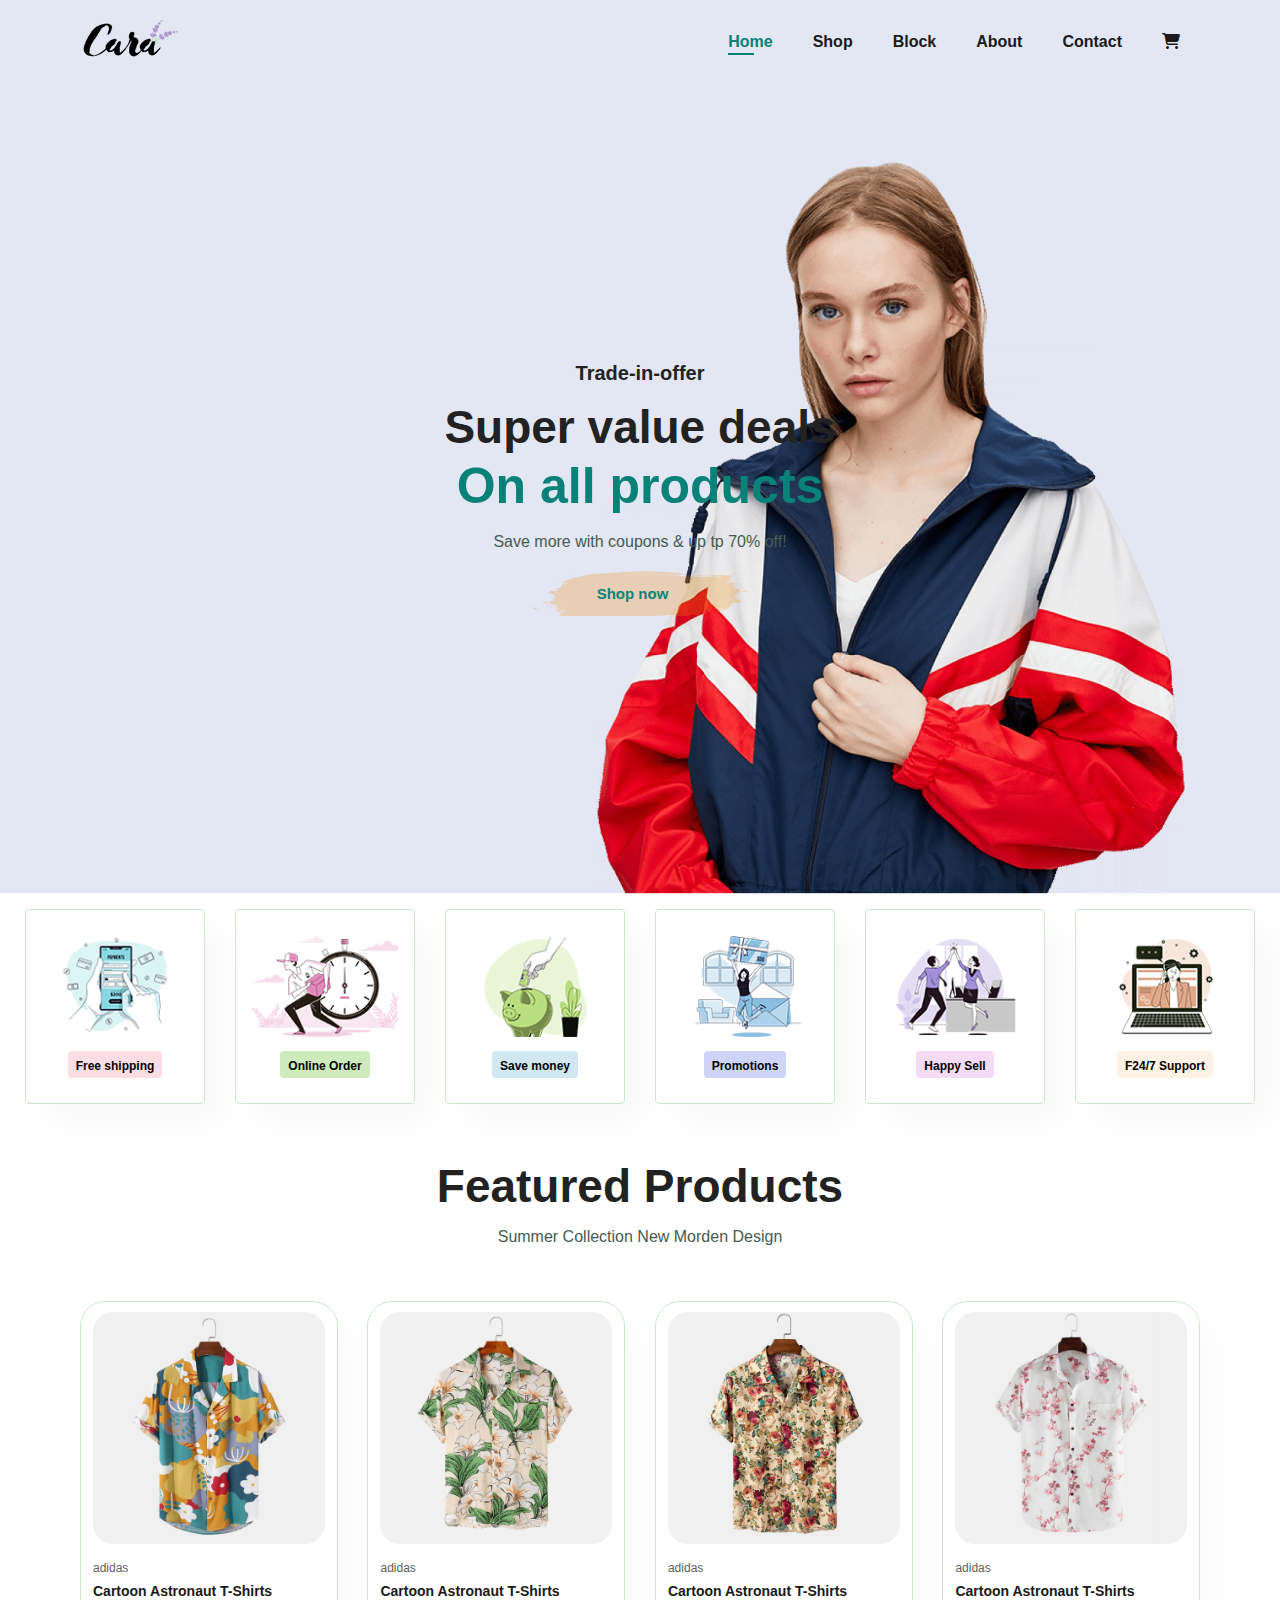
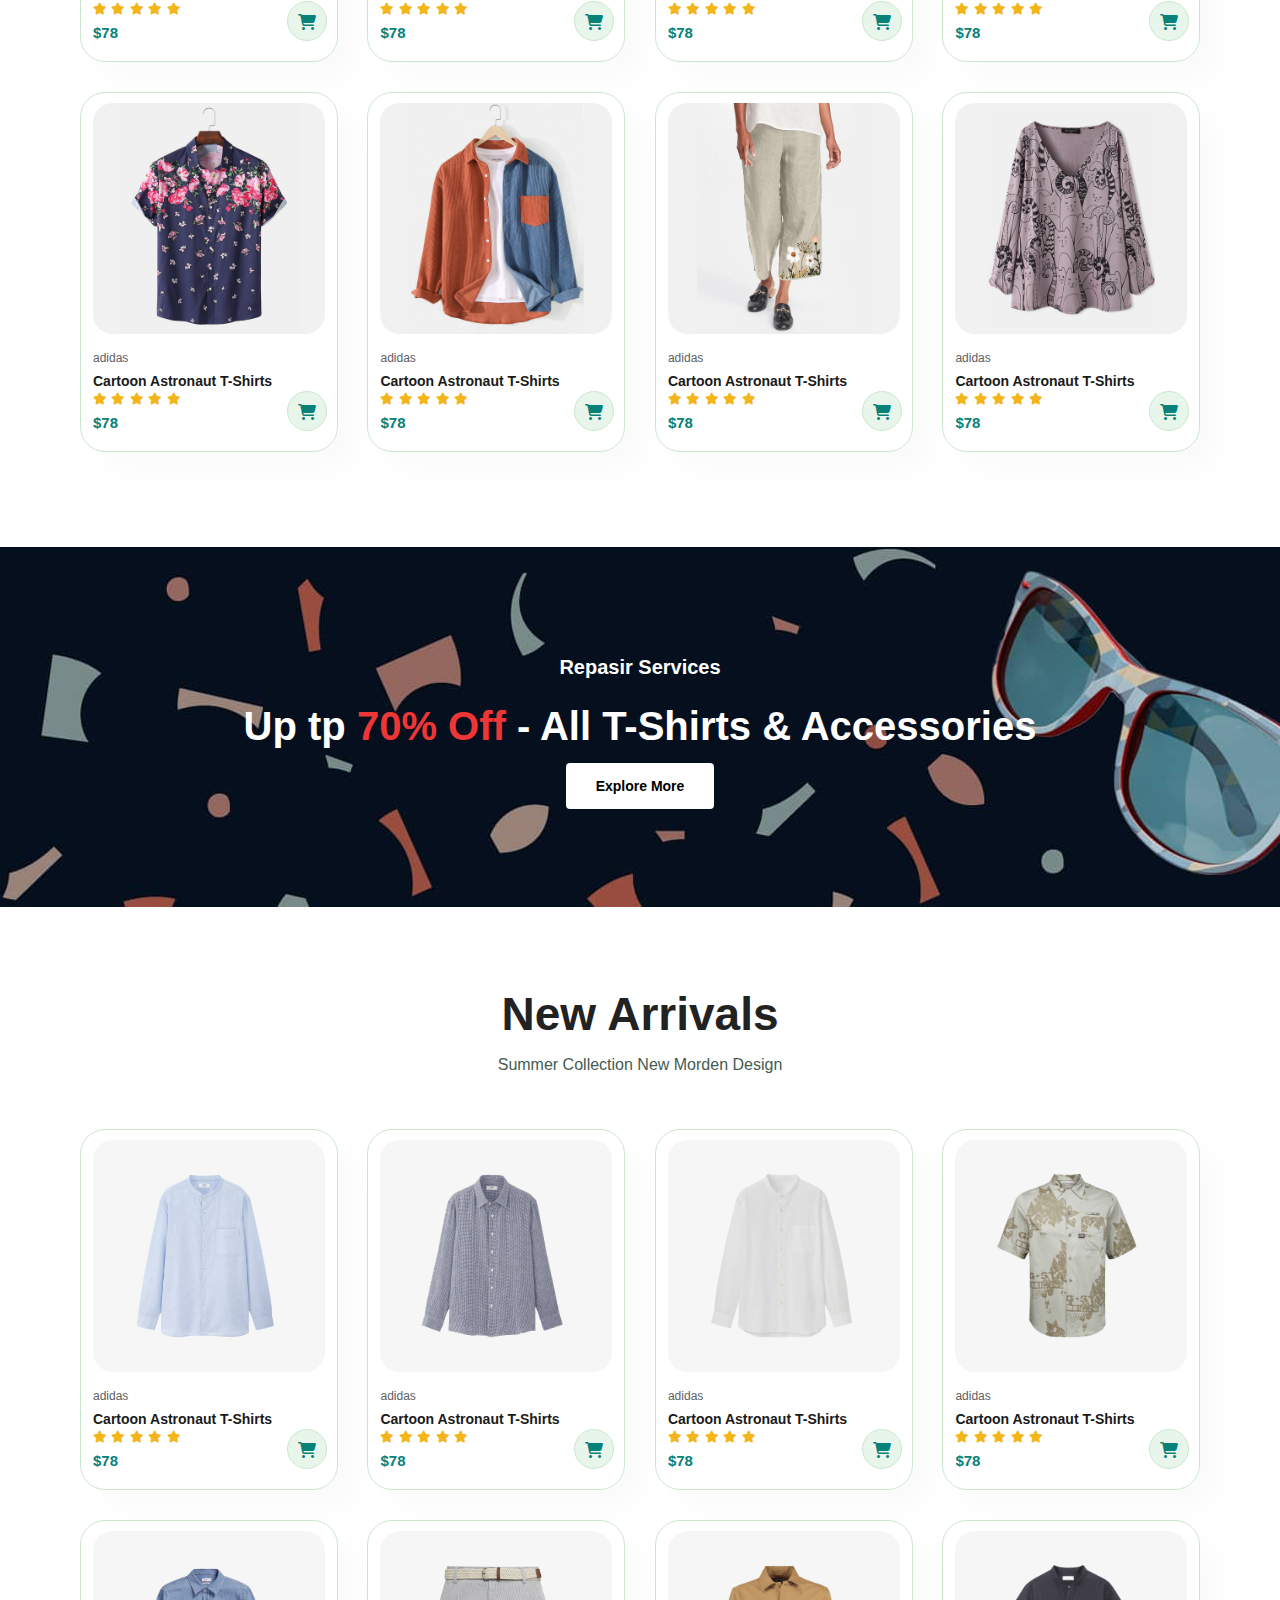
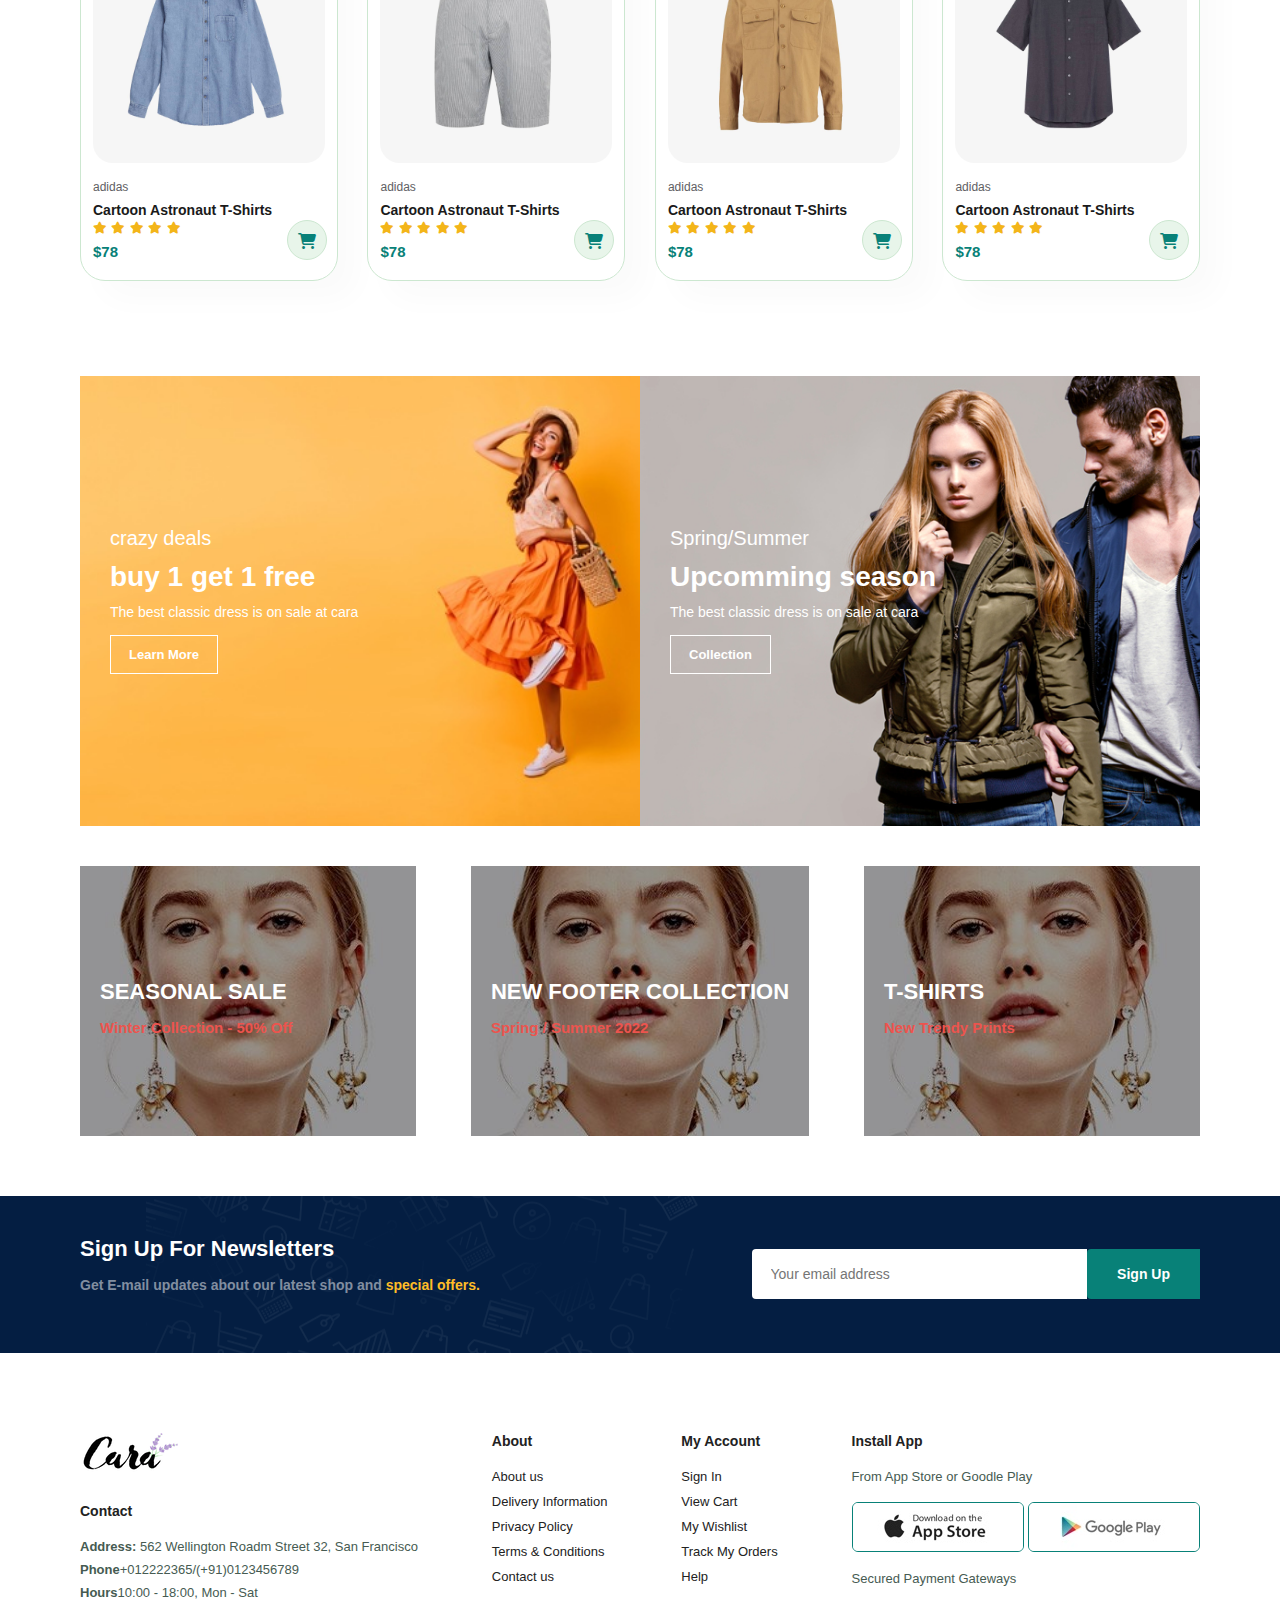
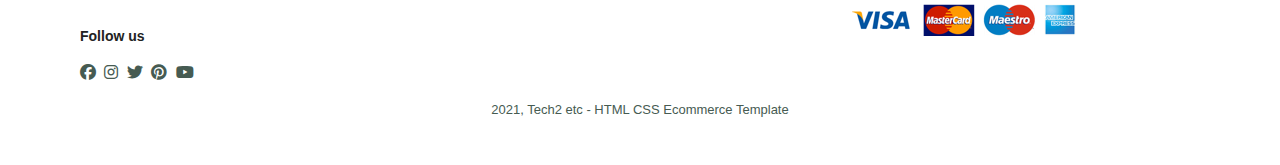
<file: Ecommerce-web/index.html>
<!DOCTYPE html>
<html lang="en">
<head>
    <meta charset="UTF-8">
    <meta name="viewport" content="width=device-width, initial-scale=1.0">
    <title>Ecommerce Website </title>
    <link rel="stylesheet" href="https://cdnjs.cloudflare.com/ajax/libs/font-awesome/6.5.1/css/all.min.css">
    <link rel="stylesheet" href="style.css">
</head>
<body>
    <section id="header">
        <a href="#"><img src="./img/logo.png" class="logo" alt=""></a>
    
    <div >
        <ul id="navbar">
            <li><a class="active" href="index.html">Home</a></li>
            <li><a href="shop.html">Shop</a></li>
            <li><a href="block.html">Block</a></li>
            <li><a href="about.html">About</a></li>
            <li><a href="contact.html">Contact</a></li>
            <li id="lg-bag"><a href="cart.html"><i class="fa-solid fa-cart-shopping"></i></a></li>
            <a href="#" id="close"><i class="fa-solid fa-xmark"></i></a>
        </ul>
    </div>
    <div class="mobile">
        <a href="cart.html"><i class="fa-solid fa-cart-shopping"></i></a>

        <i id="bar" class="fa-solid fa-bars"></i>

    </div>
    </section>
    <section id="hero">
        <h4>Trade-in-offer</h4>
        <h2>Super value deals</h2>
        <h1>On all products</h1>
        <p>Save more with coupons & up tp 70% off!</p>
        <button>Shop now</button>
    </section>

<section id="feature">
    <div class="fe-box">
        <img src="img/features/f1.png" alt="">
        <h6>Free shipping</h6>
    </div>
    <div class="fe-box">
        <img src="img/features/f2.png" alt="">
        <h6>Online Order</h6>
    </div>
    <div class="fe-box">
        <img src="img/features/f3.png" alt="">
        <h6>Save money</h6>
    </div>
    <div class="fe-box">
        <img src="img/features/f4.png" alt="">
        <h6>Promotions</h6>
    </div>
    <div class="fe-box">
        <img src="img/features/f5.png" alt="">
        <h6>Happy Sell</h6>
    </div>
    <div class="fe-box">
        <img src="img/features/f6.png" alt="">
        <h6>F24/7 Support</h6>
    </div>
</section>
<section id="product1" class="section-p1">
    <h2>Featured Products</h2>
    <p>Summer Collection New Morden Design</p>
    <div class="pro-container">
        <div class="pro">
            <img src="img/products/f1.jpg" alt="">
            <div class="des">
                <span>adidas</span>
                <h5>Cartoon Astronaut T-Shirts</h5>
                <div class="star">
                        <i class="fas fa-star"></i>
                        <i class="fas fa-star"></i>
                        <i class="fas fa-star"></i>
                        <i class="fas fa-star"></i>
                        <i class="fas fa-star"></i>
                </div>
                <h4>$78</h4>
            </div>
            <a href="#"><i class="fa-solid fa-cart-shopping"></i></a>
        </div>
        <div class="pro">
            <img src="img/products/f2.jpg" alt="">
            <div class="des">
                <span>adidas</span>
                <h5>Cartoon Astronaut T-Shirts</h5>
                <div class="star">
                        <i class="fas fa-star"></i>
                        <i class="fas fa-star"></i>
                        <i class="fas fa-star"></i>
                        <i class="fas fa-star"></i>
                        <i class="fas fa-star"></i>
                </div>
                <h4>$78</h4>
            </div>
            <a href="#"><i class="fa-solid fa-cart-shopping"></i></a>
        </div>
        <div class="pro">
            <img src="img/products/f3.jpg" alt="">
            <div class="des">
                <span>adidas</span>
                <h5>Cartoon Astronaut T-Shirts</h5>
                <div class="star">
                        <i class="fas fa-star"></i>
                        <i class="fas fa-star"></i>
                        <i class="fas fa-star"></i>
                        <i class="fas fa-star"></i>
                        <i class="fas fa-star"></i>
                </div>
                <h4>$78</h4>
            </div>
            <a href="#"><i class="fa-solid fa-cart-shopping"></i></a>
        </div>
        <div class="pro">
            <img src="img/products/f4.jpg" alt="">
            <div class="des">
                <span>adidas</span>
                <h5>Cartoon Astronaut T-Shirts</h5>
                <div class="star">
                        <i class="fas fa-star"></i>
                        <i class="fas fa-star"></i>
                        <i class="fas fa-star"></i>
                        <i class="fas fa-star"></i>
                        <i class="fas fa-star"></i>
                </div>
                <h4>$78</h4>
            </div>
            <a href="#"><i class="fa-solid fa-cart-shopping"></i></a>
        </div>
        <div class="pro">
            <img src="img/products/f5.jpg" alt="">
            <div class="des">
                <span>adidas</span>
                <h5>Cartoon Astronaut T-Shirts</h5>
                <div class="star">
                        <i class="fas fa-star"></i>
                        <i class="fas fa-star"></i>
                        <i class="fas fa-star"></i>
                        <i class="fas fa-star"></i>
                        <i class="fas fa-star"></i>
                </div>
                <h4>$78</h4>
            </div>
            <a href="#"><i class="fa-solid fa-cart-shopping"></i></a>
        </div>
        <div class="pro">
            <img src="img/products/f6.jpg" alt="">
            <div class="des">
                <span>adidas</span>
                <h5>Cartoon Astronaut T-Shirts</h5>
                <div class="star">
                        <i class="fas fa-star"></i>
                        <i class="fas fa-star"></i>
                        <i class="fas fa-star"></i>
                        <i class="fas fa-star"></i>
                        <i class="fas fa-star"></i>
                </div>
                <h4>$78</h4>
            </div>
            <a href="#"><i class="fa-solid fa-cart-shopping"></i></a>
        </div>
        <div class="pro">
            <img src="img/products/f7.jpg" alt="">
            <div class="des">
                <span>adidas</span>
                <h5>Cartoon Astronaut T-Shirts</h5>
                <div class="star">
                        <i class="fas fa-star"></i>
                        <i class="fas fa-star"></i>
                        <i class="fas fa-star"></i>
                        <i class="fas fa-star"></i>
                        <i class="fas fa-star"></i>
                </div>
                <h4>$78</h4>
            </div>
            <a href="#"><i class="fa-solid fa-cart-shopping"></i></a>
        </div>
        <div class="pro">
            <img src="img/products/f8.jpg" alt="">
            <div class="des">
                <span>adidas</span>
                <h5>Cartoon Astronaut T-Shirts</h5>
                <div class="star">
                        <i class="fas fa-star"></i>
                        <i class="fas fa-star"></i>
                        <i class="fas fa-star"></i>
                        <i class="fas fa-star"></i>
                        <i class="fas fa-star"></i>
                </div>
                <h4>$78</h4>
            </div>
            <a href="#"><i class="fa-solid fa-cart-shopping"></i></a>
        </div>
    </div>
</section>
<section id="banner" class="section-m1">
    <h4>Repasir Services</h4>
    <h2>Up tp <span>70% Off</span> - All T-Shirts & Accessories</h2>
    <button class="normal">Explore More</button>
</section>

<section id="product1" class="section-p1">
    <h2>New Arrivals</h2>
    <p>Summer Collection New Morden Design</p>
    <div class="pro-container">
        <div class="pro">
            <img src="img/products/n1.jpg" alt="">
            <div class="des">
                <span>adidas</span>
                <h5>Cartoon Astronaut T-Shirts</h5>
                <div class="star">
                        <i class="fas fa-star"></i>
                        <i class="fas fa-star"></i>
                        <i class="fas fa-star"></i>
                        <i class="fas fa-star"></i>
                        <i class="fas fa-star"></i>
                </div>
                <h4>$78</h4>
            </div>
            <a href="#"><i class="fa-solid fa-cart-shopping"></i></a>
        </div>
        <div class="pro">
            <img src="img/products/n2.jpg" alt="">
            <div class="des">
                <span>adidas</span>
                <h5>Cartoon Astronaut T-Shirts</h5>
                <div class="star">
                        <i class="fas fa-star"></i>
                        <i class="fas fa-star"></i>
                        <i class="fas fa-star"></i>
                        <i class="fas fa-star"></i>
                        <i class="fas fa-star"></i>
                </div>
                <h4>$78</h4>
            </div>
            <a href="#"><i class="fa-solid fa-cart-shopping"></i></a>
        </div>
        <div class="pro">
            <img src="img/products/n3.jpg" alt="">
            <div class="des">
                <span>adidas</span>
                <h5>Cartoon Astronaut T-Shirts</h5>
                <div class="star">
                        <i class="fas fa-star"></i>
                        <i class="fas fa-star"></i>
                        <i class="fas fa-star"></i>
                        <i class="fas fa-star"></i>
                        <i class="fas fa-star"></i>
                </div>
                <h4>$78</h4>
            </div>
            <a href="#"><i class="fa-solid fa-cart-shopping"></i></a>
        </div>
        <div class="pro">
            <img src="img/products/n4.jpg" alt="">
            <div class="des">
                <span>adidas</span>
                <h5>Cartoon Astronaut T-Shirts</h5>
                <div class="star">
                        <i class="fas fa-star"></i>
                        <i class="fas fa-star"></i>
                        <i class="fas fa-star"></i>
                        <i class="fas fa-star"></i>
                        <i class="fas fa-star"></i>
                </div>
                <h4>$78</h4>
            </div>
            <a href="#"><i class="fa-solid fa-cart-shopping"></i></a>
        </div>
        <div class="pro">
            <img src="img/products/n5.jpg" alt="">
            <div class="des">
                <span>adidas</span>
                <h5>Cartoon Astronaut T-Shirts</h5>
                <div class="star">
                        <i class="fas fa-star"></i>
                        <i class="fas fa-star"></i>
                        <i class="fas fa-star"></i>
                        <i class="fas fa-star"></i>
                        <i class="fas fa-star"></i>
                </div>
                <h4>$78</h4>
            </div>
            <a href="#"><i class="fa-solid fa-cart-shopping"></i></a>
        </div>
        <div class="pro">
            <img src="img/products/n6.jpg" alt="">
            <div class="des">
                <span>adidas</span>
                <h5>Cartoon Astronaut T-Shirts</h5>
                <div class="star">
                        <i class="fas fa-star"></i>
                        <i class="fas fa-star"></i>
                        <i class="fas fa-star"></i>
                        <i class="fas fa-star"></i>
                        <i class="fas fa-star"></i>
                </div>
                <h4>$78</h4>
            </div>
            <a href="#"><i class="fa-solid fa-cart-shopping"></i></a>
        </div>
        <div class="pro">
            <img src="img/products/n7.jpg" alt="">
            <div class="des">
                <span>adidas</span>
                <h5>Cartoon Astronaut T-Shirts</h5>
                <div class="star">
                        <i class="fas fa-star"></i>
                        <i class="fas fa-star"></i>
                        <i class="fas fa-star"></i>
                        <i class="fas fa-star"></i>
                        <i class="fas fa-star"></i>
                </div>
                <h4>$78</h4>
            </div>
            <a href="#"><i class="fa-solid fa-cart-shopping"></i></a>
        </div>
        <div class="pro">
            <img src="img/products/n8.jpg" alt="">
            <div class="des">
                <span>adidas</span>
                <h5>Cartoon Astronaut T-Shirts</h5>
                <div class="star">
                        <i class="fas fa-star"></i>
                        <i class="fas fa-star"></i>
                        <i class="fas fa-star"></i>
                        <i class="fas fa-star"></i>
                        <i class="fas fa-star"></i>
                </div>
                <h4>$78</h4>
            </div>
            <a href="#"><i class="fa-solid fa-cart-shopping"></i></a>
        </div>
    </div>
</section>

<section id="sm-banner" class="section-p1">
    <div class="banner-box">
        <h4>crazy deals</h4>
        <h2>buy 1 get 1 free</h2>
        <span>The best classic dress is on sale at cara</span>
        <button class="white">Learn More</button>
    </div>
    <div class="banner-box banner-box-2">
        <h4>Spring/Summer</h4>
        <h2>Upcomming season</h2>
        <span>The best classic dress is on sale at cara</span>
        <button class="white">Collection</button>
    </div>
    
    </div>
</section>
<section id="banner3">
    <div class="banner-box">
        <h2>SEASONAL SALE</h2>
        <h3>Winter Collection - 50% Off</h3>
    </div>
    <div class="banner-box  banner-box-2">
        <h2>NEW FOOTER COLLECTION</h2>
        <h3>Spring / Summer 2022</h3>
    </div>
    <div class="banner-box banner-box-3">
        <h2>T-SHIRTS</h2>
        <h3>New Trendy Prints</h3>
    </div>
    
    
</section>


<section id="newsletter" class="section-p1 section-m1">
    <div class="newstext">
        <h4>Sign Up For Newsletters</h4>
        <p>Get E-mail updates about our latest shop and <span>special offers.</span> </p>
    </div>
    <div class="form">
        <input type="text" placeholder="Your email address"/>
        <button class="normal">Sign Up</button>
    </div>
</section>

<footer class="section-p1">
    <div class="col">
        <img class="logo" src="img/logo.png" alt="">
        <h4>Contact</h4>
        <p><strong>Address: </strong>562 Wellington Roadm Street 32, San Francisco</p>
        
        <p><strong>Phone</strong>+012222365/(+91)0123456789</p>
        
        <p><strong>Hours</strong>10:00 - 18:00, Mon - Sat</p>
        <div class="follow">
            <h4>Follow us</h4>
            <div class="icon">
                <i class="fa-brands fa-facebook"></i>
                <i class="fa-brands fa-instagram"></i>
                <i class="fa-brands fa-twitter"></i>
                <i class="fa-brands fa-pinterest"></i>
                <i class="fa-brands fa-youtube"></i>
            </div>
        </div>
    </div>

    <div class="col">
        <h4>About</h4>
        <a href="#">About us</a>
        <a href="#">Delivery Information</a>
        <a href="#">Privacy Policy</a>
        <a href="#">Terms & Conditions</a>
        <a href="#">Contact us</a>
    </div>
    <div class="col">
        <h4>My Account</h4>
        <a href="#">Sign In</a>
        <a href="#">View Cart</a>
        <a href="#">My Wishlist</a>
        <a href="#">Track My Orders</a>
        <a href="#">Help</a>
    </div>
    <div class="col install">
        <h4>Install App</h4>
        <p>From App Store or Goodle Play</p>
        <div class="row">
            <img src="img/pay/app.jpg" alt="">
            <img src="img/pay/play.jpg" alt="">
        </div>
        <p>Secured Payment Gateways</p>
        <img src="img/pay/pay.png" alt="">
    </div>
    <div class="copyright">
        <p>2021, Tech2 etc - HTML CSS Ecommerce Template</p>
    </div>
</footer>
    <script src="script.js"></script>
</body>
</html>
</file>
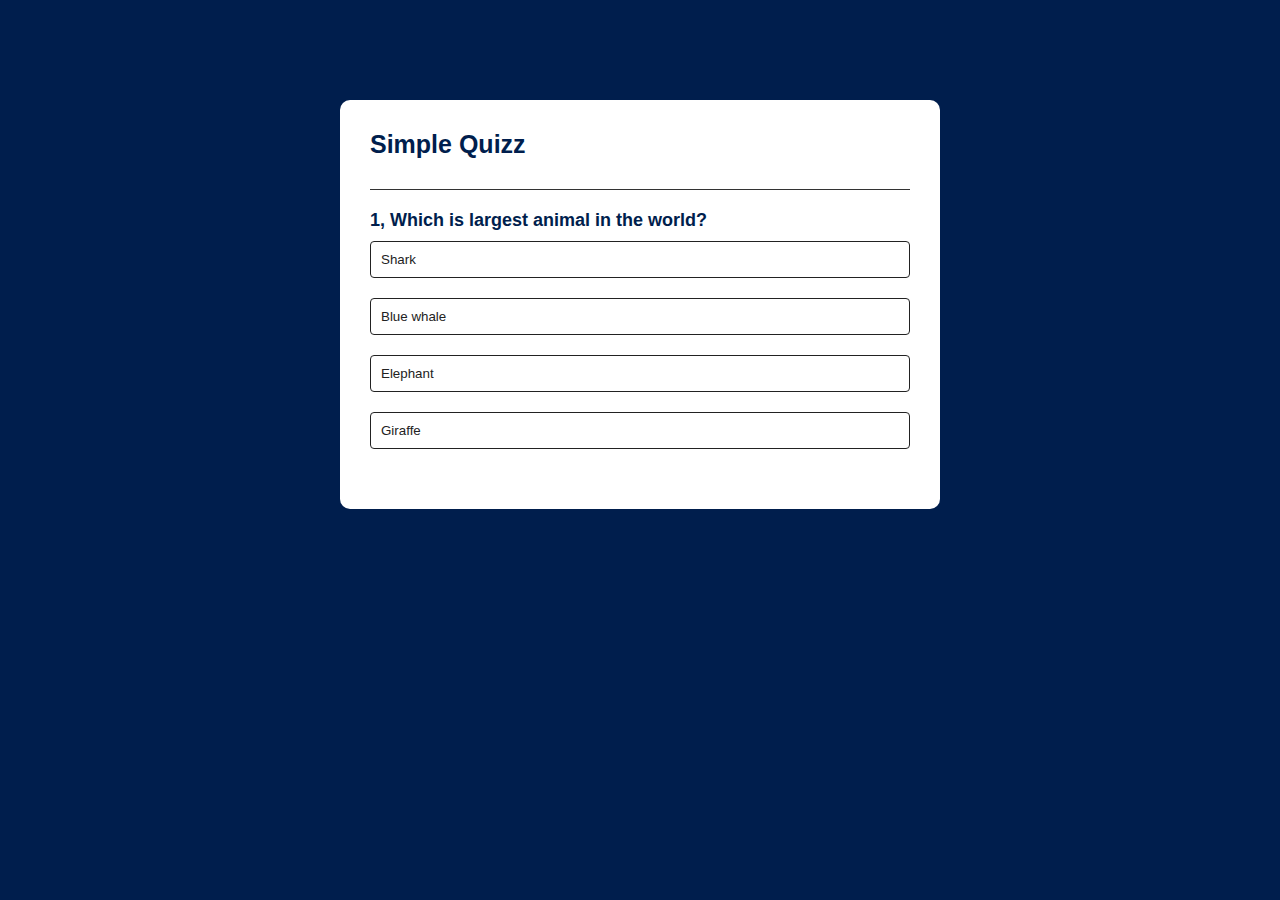
<file: Quizz-app/index.html>
<!DOCTYPE html>
<html lang="en">
<head>
    <meta charset="UTF-8">
    <meta name="viewport" content="width=device-width, initial-scale=1.0">
    <title>Quizz App</title>
    <link rel="stylesheet" href="style.css">
</head>
<body>
    <div class="app">
        <h1>Simple Quizz</h1>
        <div class="quiz">
            <h2 id="question">Question goes here</h2>
            <div id="answer-buttons"></div>
                <!-- <button class="btn">Answer 1</button>
                <button class="btn">Answer 2</button>
                <button class="btn">Answer 3</button>
                <button class="btn">Answer 4</button> -->
        </div>
        <div>
            <button id="next-btn">Next</button>
        </div>
    </div>
    <script src="./script.js"></script>
</body>
</html>
</file>
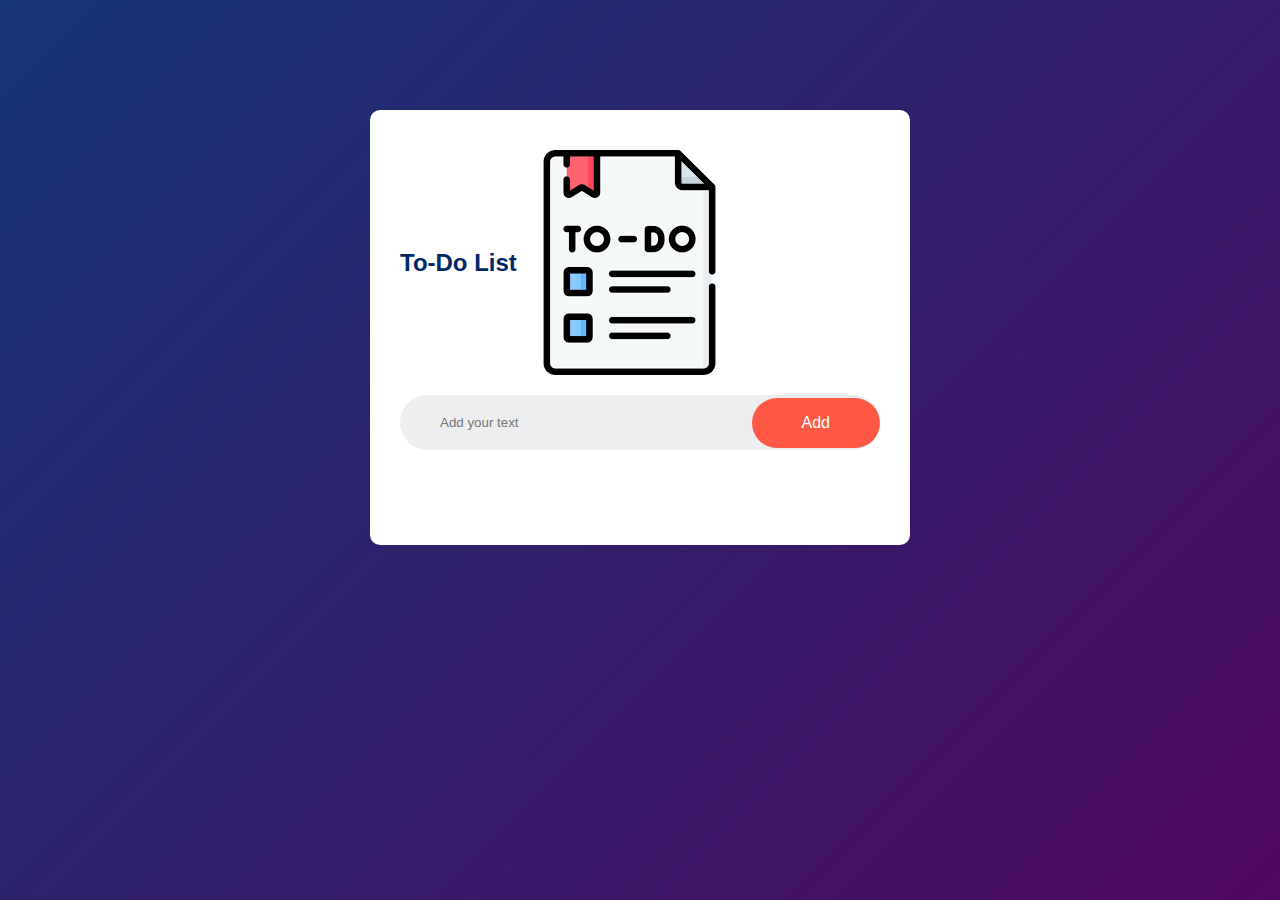
<file: To-do-list/index.html>
<!DOCTYPE html>
<html lang="en">
<head>
    <meta charset="UTF-8">
    <meta name="viewport" content="width=device-width, initial-scale=1.0">
    <title>To-do List App </title>
    <link rel="stylesheet" href="style.css">
</head>
<body>
    <div class="container">
        <div class="todo-app">
            <h2>To-Do List<img class="to-do-list-image" src="images\to-do-list.png" ></h2>
            <div class="row">
                <input type="text" id="input-box" placeholder="Add your text">
                <button onclick="addTask()">Add</button>
            </div>
            <ul id="list-container">
                <!-- <li class="checked">Task 1</li>
                <li>Task 2</li>
                <li>Task 3</li> -->

            </ul>
        </div>
    </div>
    <script src="script.js"></script>
</body>
</html>
</file>
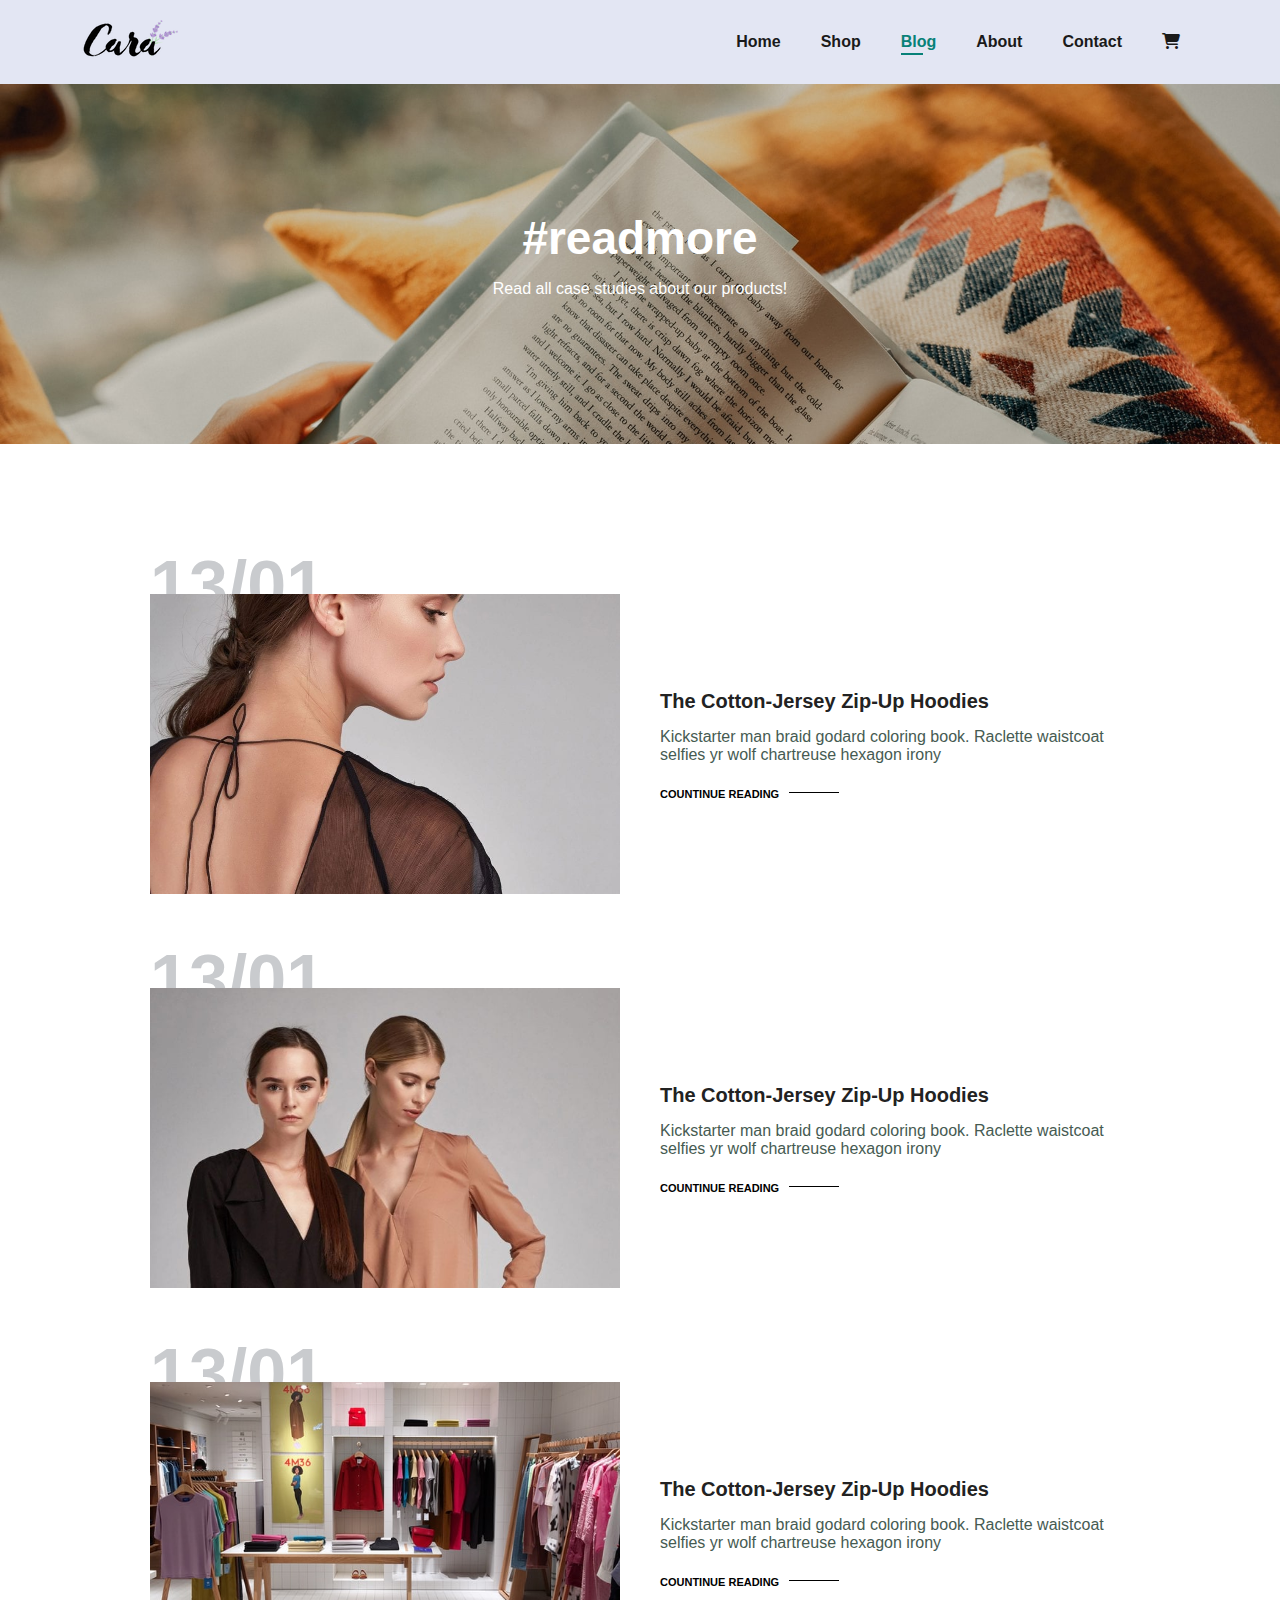
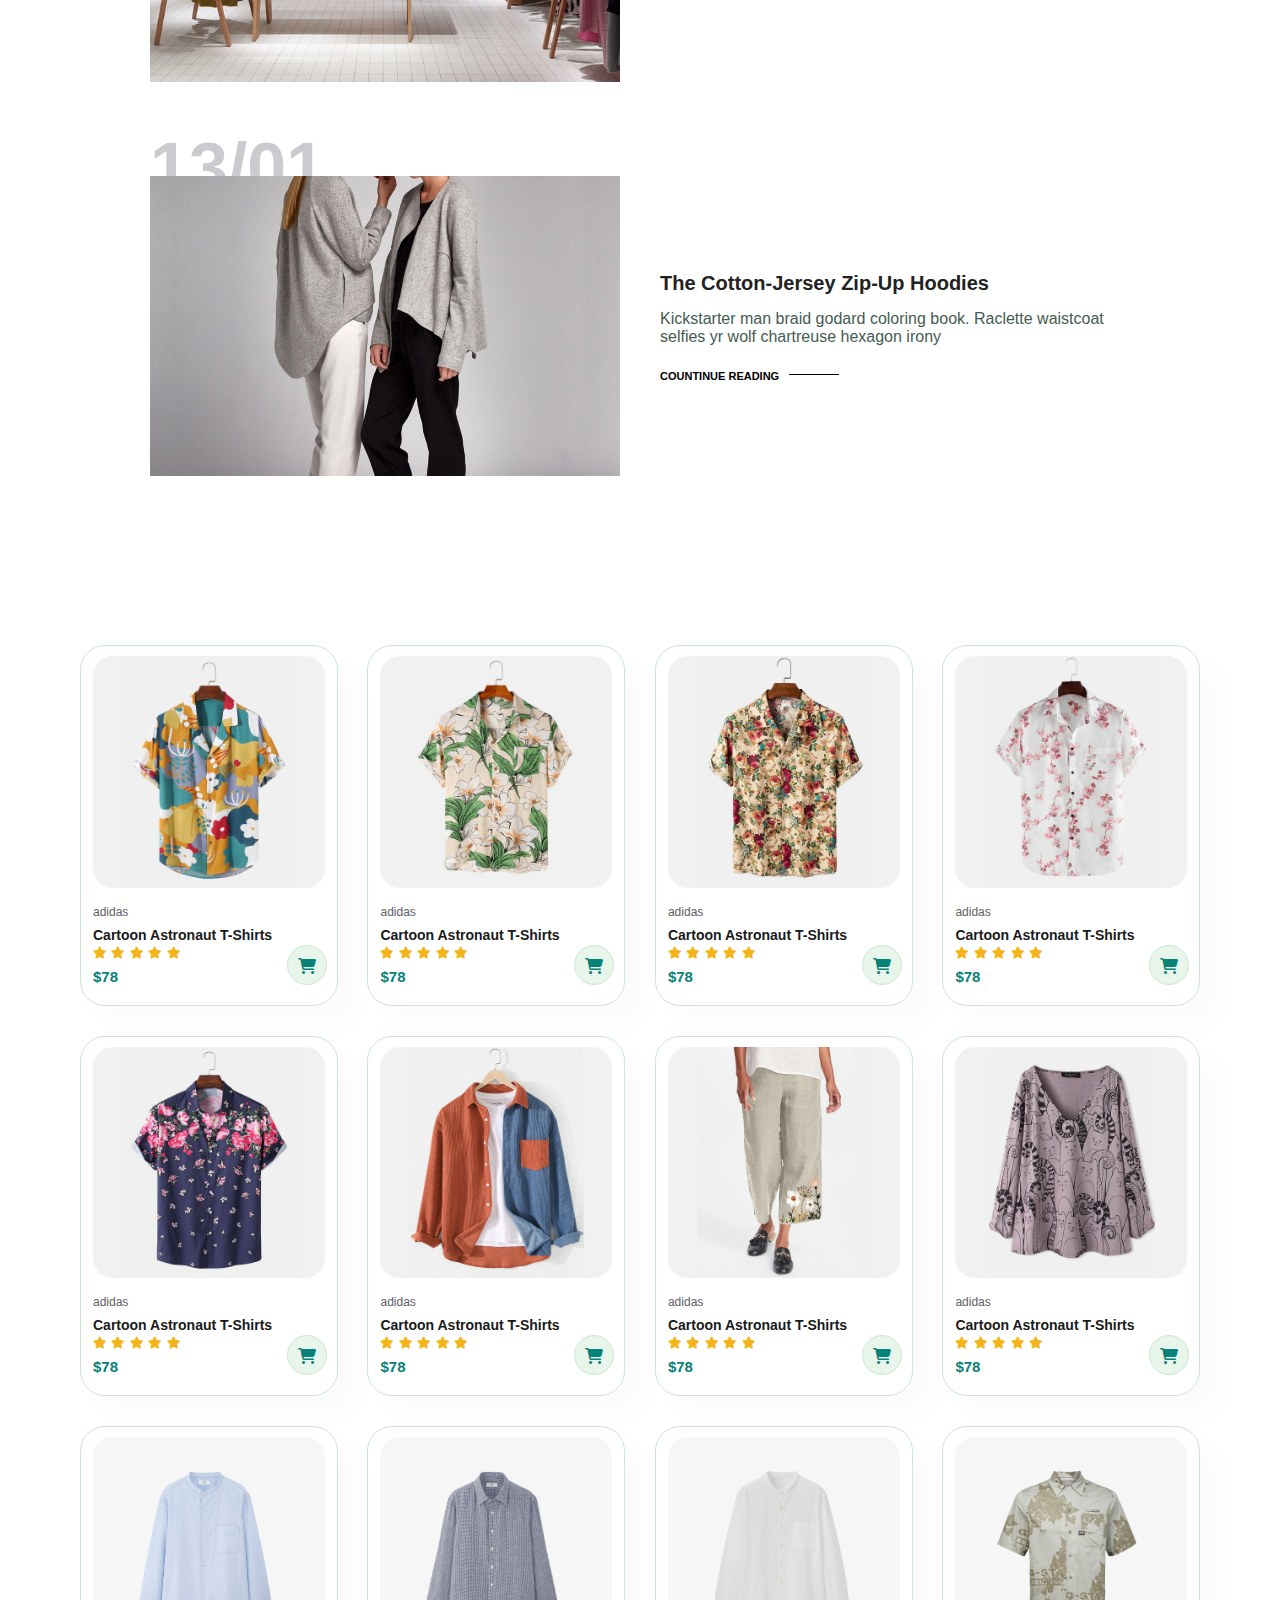
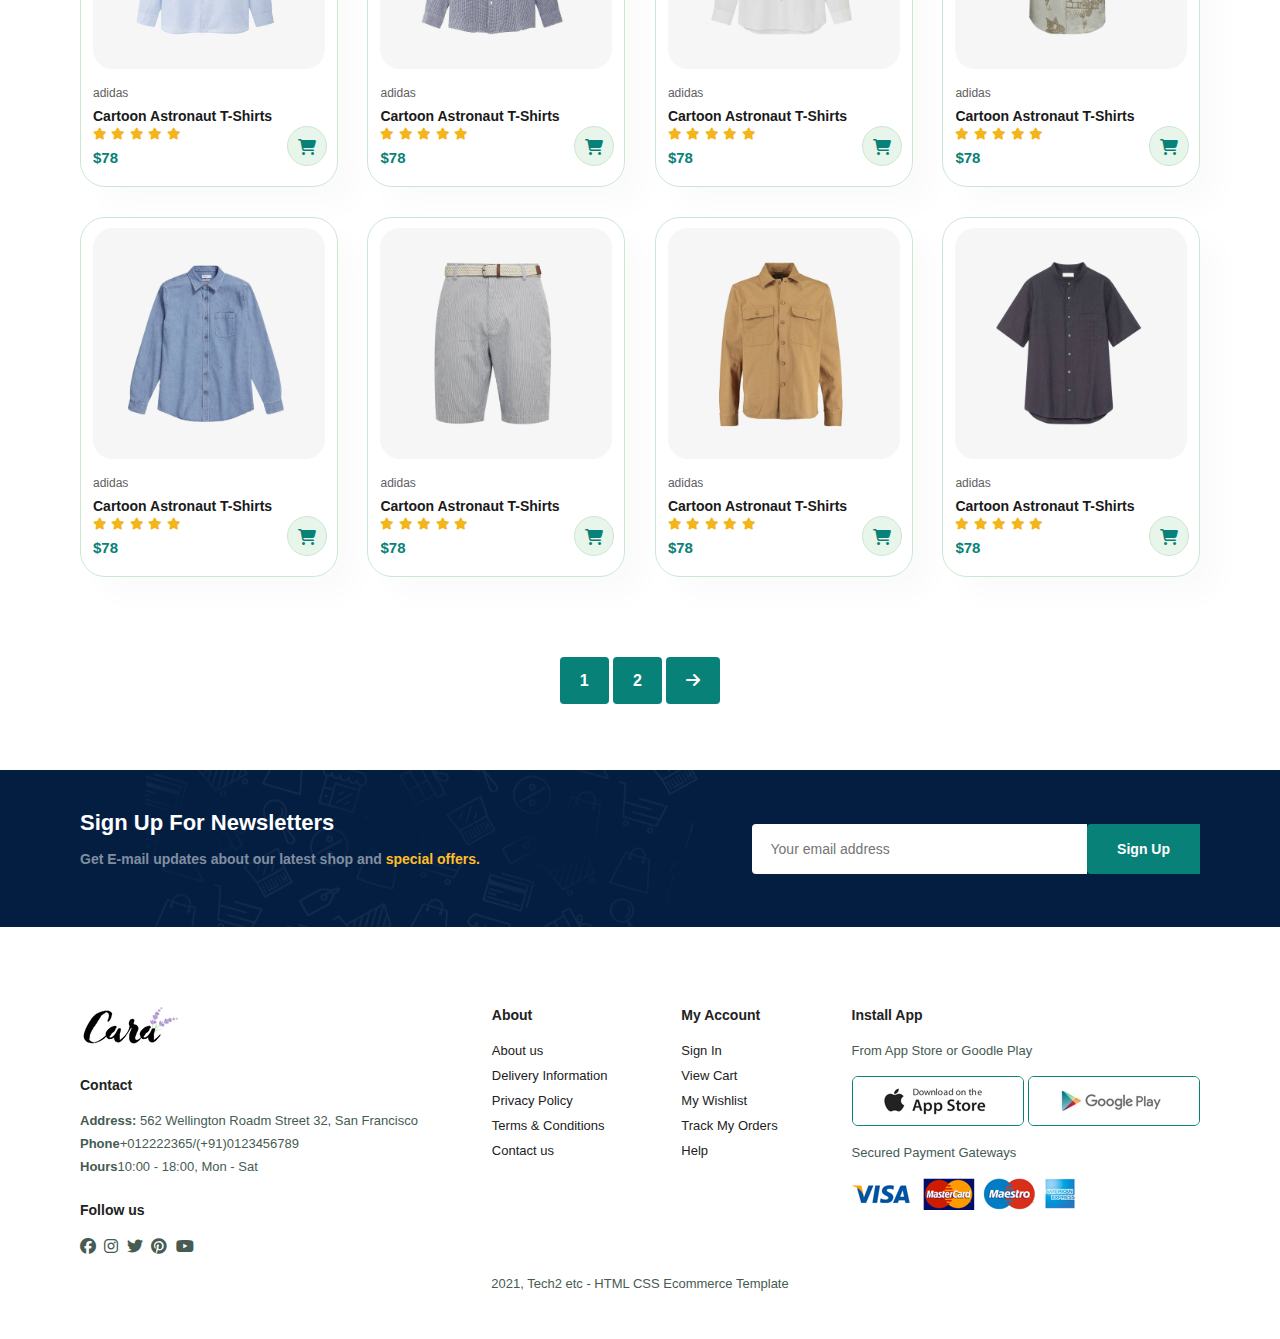
<file: Ecommerce-web/blog.html>
<!DOCTYPE html>
<html lang="en">
<head>
    <meta charset="UTF-8">
    <meta name="viewport" content="width=device-width, initial-scale=1.0">
    <title>Ecommerce Website </title>
    <link rel="stylesheet" href="https://cdnjs.cloudflare.com/ajax/libs/font-awesome/6.5.1/css/all.min.css">
    <link rel="stylesheet" href="style.css">
</head>
<body>
    <section id="header">
        <a href="#"><img src="./img/logo.png" class="logo" alt=""></a>
    
    <div >
        <ul id="navbar">
            <li><a href="index.html">Home</a></li>
            <li><a  href="shop.html">Shop</a></li>
            <li><a class="active" href="blog.html">Blog</a></li>
            <li><a href="about.html">About</a></li>
            <li><a href="contact.html">Contact</a></li>
            <li id="lg-bag"><a href="cart.html"><i class="fa-solid fa-cart-shopping"></i></a></li>
            <a href="#" id="close"><i class="fa-solid fa-xmark"></i></a>
        </ul>
    </div>
    <div class="mobile">
        <a href="cart.html"><i class="fa-solid fa-cart-shopping"></i></a>

        <i id="bar" class="fa-solid fa-bars"></i>

    </div>
    </section>
    <section id="page-header" class="blog-header">
        <h2>#readmore</h2>
        <p>Read all case studies about our products! </p>
    </section>
    <section id="blog">
        <div class="blog-box">
            <div class="blog-img">
                <img src="img/blog//b1.jpg" alt="">
            </div>
            <div class="blog-detail">
                <h4>The Cotton-Jersey Zip-Up Hoodies</h4>
                <p>Kickstarter man braid godard coloring book. Raclette waistcoat selfies yr wolf chartreuse hexagon irony</p>
                <a href="#">COUNTINUE READING</a>
            </div>
            <h1>13/01</h1>
        </div>
        <div class="blog-box">
            <div class="blog-img">
                <img src="img/blog/b2.jpg" alt="">
            </div>
            <div class="blog-detail">
                <h4>The Cotton-Jersey Zip-Up Hoodies</h4>
                <p>Kickstarter man braid godard coloring book. Raclette waistcoat selfies yr wolf chartreuse hexagon irony</p>
                <a href="#">COUNTINUE READING</a>
            </div>
            <h1>13/01</h1>
        </div>
        <div class="blog-box">
            <div class="blog-img">
                <img src="img/blog/b3.jpg" alt="">
            </div>
            <div class="blog-detail">
                <h4>The Cotton-Jersey Zip-Up Hoodies</h4>
                <p>Kickstarter man braid godard coloring book. Raclette waistcoat selfies yr wolf chartreuse hexagon irony</p>
                <a href="#">COUNTINUE READING</a>
            </div>
            <h1>13/01</h1>
        </div>
        <div class="blog-box">
            <div class="blog-img">
                <img src="img/blog//b4.jpg" alt="">
            </div>
            <div class="blog-detail">
                <h4>The Cotton-Jersey Zip-Up Hoodies</h4>
                <p>Kickstarter man braid godard coloring book. Raclette waistcoat selfies yr wolf chartreuse hexagon irony</p>
                <a href="#">COUNTINUE READING</a>
            </div>
            <h1>13/01</h1>
        </div>
    </section>

    <section id="product1" class="section-p1">
        
        <div class="pro-container">
            <div class="pro" onclick="window.location.href='sproduct.html';">
                <img src="img/products/f1.jpg" alt="">
                <div class="des">
                    <span>adidas</span>
                    <h5>Cartoon Astronaut T-Shirts</h5>
                    <div class="star">
                            <i class="fas fa-star"></i>
                            <i class="fas fa-star"></i>
                            <i class="fas fa-star"></i>
                            <i class="fas fa-star"></i>
                            <i class="fas fa-star"></i>
                    </div>
                    <h4>$78</h4>
                </div>
                <a href="#"><i class="fa-solid fa-cart-shopping"></i></a>
            </div>
            <div class="pro">
                <img src="img/products/f2.jpg" alt="">
                <div class="des">
                    <span>adidas</span>
                    <h5>Cartoon Astronaut T-Shirts</h5>
                    <div class="star">
                            <i class="fas fa-star"></i>
                            <i class="fas fa-star"></i>
                            <i class="fas fa-star"></i>
                            <i class="fas fa-star"></i>
                            <i class="fas fa-star"></i>
                    </div>
                    <h4>$78</h4>
                </div>
                <a href="#"><i class="fa-solid fa-cart-shopping"></i></a>
            </div>
            <div class="pro">
                <img src="img/products/f3.jpg" alt="">
                <div class="des">
                    <span>adidas</span>
                    <h5>Cartoon Astronaut T-Shirts</h5>
                    <div class="star">
                            <i class="fas fa-star"></i>
                            <i class="fas fa-star"></i>
                            <i class="fas fa-star"></i>
                            <i class="fas fa-star"></i>
                            <i class="fas fa-star"></i>
                    </div>
                    <h4>$78</h4>
                </div>
                <a href="#"><i class="fa-solid fa-cart-shopping"></i></a>
            </div>
            <div class="pro">
                <img src="img/products/f4.jpg" alt="">
                <div class="des">
                    <span>adidas</span>
                    <h5>Cartoon Astronaut T-Shirts</h5>
                    <div class="star">
                            <i class="fas fa-star"></i>
                            <i class="fas fa-star"></i>
                            <i class="fas fa-star"></i>
                            <i class="fas fa-star"></i>
                            <i class="fas fa-star"></i>
                    </div>
                    <h4>$78</h4>
                </div>
                <a href="#"><i class="fa-solid fa-cart-shopping"></i></a>
            </div>
            <div class="pro">
                <img src="img/products/f5.jpg" alt="">
                <div class="des">
                    <span>adidas</span>
                    <h5>Cartoon Astronaut T-Shirts</h5>
                    <div class="star">
                            <i class="fas fa-star"></i>
                            <i class="fas fa-star"></i>
                            <i class="fas fa-star"></i>
                            <i class="fas fa-star"></i>
                            <i class="fas fa-star"></i>
                    </div>
                    <h4>$78</h4>
                </div>
                <a href="#"><i class="fa-solid fa-cart-shopping"></i></a>
            </div>
            <div class="pro">
                <img src="img/products/f6.jpg" alt="">
                <div class="des">
                    <span>adidas</span>
                    <h5>Cartoon Astronaut T-Shirts</h5>
                    <div class="star">
                            <i class="fas fa-star"></i>
                            <i class="fas fa-star"></i>
                            <i class="fas fa-star"></i>
                            <i class="fas fa-star"></i>
                            <i class="fas fa-star"></i>
                    </div>
                    <h4>$78</h4>
                </div>
                <a href="#"><i class="fa-solid fa-cart-shopping"></i></a>
            </div>
            <div class="pro">
                <img src="img/products/f7.jpg" alt="">
                <div class="des">
                    <span>adidas</span>
                    <h5>Cartoon Astronaut T-Shirts</h5>
                    <div class="star">
                            <i class="fas fa-star"></i>
                            <i class="fas fa-star"></i>
                            <i class="fas fa-star"></i>
                            <i class="fas fa-star"></i>
                            <i class="fas fa-star"></i>
                    </div>
                    <h4>$78</h4>
                </div>
                <a href="#"><i class="fa-solid fa-cart-shopping"></i></a>
            </div>
            <div class="pro">
                <img src="img/products/f8.jpg" alt="">
                <div class="des">
                    <span>adidas</span>
                    <h5>Cartoon Astronaut T-Shirts</h5>
                    <div class="star">
                            <i class="fas fa-star"></i>
                            <i class="fas fa-star"></i>
                            <i class="fas fa-star"></i>
                            <i class="fas fa-star"></i>
                            <i class="fas fa-star"></i>
                    </div>
                    <h4>$78</h4>
                </div>
                <a href="#"><i class="fa-solid fa-cart-shopping"></i></a>
            </div>
            <div class="pro">
                <img src="img/products/n1.jpg" alt="">
                <div class="des">
                    <span>adidas</span>
                    <h5>Cartoon Astronaut T-Shirts</h5>
                    <div class="star">
                            <i class="fas fa-star"></i>
                            <i class="fas fa-star"></i>
                            <i class="fas fa-star"></i>
                            <i class="fas fa-star"></i>
                            <i class="fas fa-star"></i>
                    </div>
                    <h4>$78</h4>
                </div>
                <a href="#"><i class="fa-solid fa-cart-shopping"></i></a>
            </div>
            <div class="pro">
                <img src="img/products/n2.jpg" alt="">
                <div class="des">
                    <span>adidas</span>
                    <h5>Cartoon Astronaut T-Shirts</h5>
                    <div class="star">
                            <i class="fas fa-star"></i>
                            <i class="fas fa-star"></i>
                            <i class="fas fa-star"></i>
                            <i class="fas fa-star"></i>
                            <i class="fas fa-star"></i>
                    </div>
                    <h4>$78</h4>
                </div>
                <a href="#"><i class="fa-solid fa-cart-shopping"></i></a>
            </div>
            <div class="pro">
                <img src="img/products/n3.jpg" alt="">
                <div class="des">
                    <span>adidas</span>
                    <h5>Cartoon Astronaut T-Shirts</h5>
                    <div class="star">
                            <i class="fas fa-star"></i>
                            <i class="fas fa-star"></i>
                            <i class="fas fa-star"></i>
                            <i class="fas fa-star"></i>
                            <i class="fas fa-star"></i>
                    </div>
                    <h4>$78</h4>
                </div>
                <a href="#"><i class="fa-solid fa-cart-shopping"></i></a>
            </div>
            <div class="pro">
                <img src="img/products/n4.jpg" alt="">
                <div class="des">
                    <span>adidas</span>
                    <h5>Cartoon Astronaut T-Shirts</h5>
                    <div class="star">
                            <i class="fas fa-star"></i>
                            <i class="fas fa-star"></i>
                            <i class="fas fa-star"></i>
                            <i class="fas fa-star"></i>
                            <i class="fas fa-star"></i>
                    </div>
                    <h4>$78</h4>
                </div>
                <a href="#"><i class="fa-solid fa-cart-shopping"></i></a>
            </div>
            <div class="pro">
                <img src="img/products/n5.jpg" alt="">
                <div class="des">
                    <span>adidas</span>
                    <h5>Cartoon Astronaut T-Shirts</h5>
                    <div class="star">
                            <i class="fas fa-star"></i>
                            <i class="fas fa-star"></i>
                            <i class="fas fa-star"></i>
                            <i class="fas fa-star"></i>
                            <i class="fas fa-star"></i>
                    </div>
                    <h4>$78</h4>
                </div>
                <a href="#"><i class="fa-solid fa-cart-shopping"></i></a>
            </div>
            <div class="pro">
                <img src="img/products/n6.jpg" alt="">
                <div class="des">
                    <span>adidas</span>
                    <h5>Cartoon Astronaut T-Shirts</h5>
                    <div class="star">
                            <i class="fas fa-star"></i>
                            <i class="fas fa-star"></i>
                            <i class="fas fa-star"></i>
                            <i class="fas fa-star"></i>
                            <i class="fas fa-star"></i>
                    </div>
                    <h4>$78</h4>
                </div>
                <a href="#"><i class="fa-solid fa-cart-shopping"></i></a>
            </div>
            <div class="pro">
                <img src="img/products/n7.jpg" alt="">
                <div class="des">
                    <span>adidas</span>
                    <h5>Cartoon Astronaut T-Shirts</h5>
                    <div class="star">
                            <i class="fas fa-star"></i>
                            <i class="fas fa-star"></i>
                            <i class="fas fa-star"></i>
                            <i class="fas fa-star"></i>
                            <i class="fas fa-star"></i>
                    </div>
                    <h4>$78</h4>
                </div>
                <a href="#"><i class="fa-solid fa-cart-shopping"></i></a>
            </div>
            <div class="pro">
                <img src="img/products/n8.jpg" alt="">
                <div class="des">
                    <span>adidas</span>
                    <h5>Cartoon Astronaut T-Shirts</h5>
                    <div class="star">
                            <i class="fas fa-star"></i>
                            <i class="fas fa-star"></i>
                            <i class="fas fa-star"></i>
                            <i class="fas fa-star"></i>
                            <i class="fas fa-star"></i>
                    </div>
                    <h4>$78</h4>
                </div>
                <a href="#"><i class="fa-solid fa-cart-shopping"></i></a>
            </div>
        </div>
    </section>

    <section id="pagination" class="section-p1">
        <a href="#">1</a>
        <a href="#">2</a>
        <a href="#"><i class="fa-solid fa-arrow-right"></i></a>

    </section>
    <section id="newsletter" class="section-p1 section-m1">
        <div class="newstext">
            <h4>Sign Up For Newsletters</h4>
            <p>Get E-mail updates about our latest shop and <span>special offers.</span> </p>
        </div>
        <div class="form">
            <input type="text" placeholder="Your email address"/>
            <button class="normal">Sign Up</button>
        </div>
    </section>

    <footer class="section-p1">
        <div class="col">
            <img class="logo" src="img/logo.png" alt="">
            <h4>Contact</h4>
            <p><strong>Address: </strong>562 Wellington Roadm Street 32, San Francisco</p>
            
            <p><strong>Phone</strong>+012222365/(+91)0123456789</p>
            
            <p><strong>Hours</strong>10:00 - 18:00, Mon - Sat</p>
            <div class="follow">
                <h4>Follow us</h4>
                <div class="icon">
                    <i class="fa-brands fa-facebook"></i>
                    <i class="fa-brands fa-instagram"></i>
                    <i class="fa-brands fa-twitter"></i>
                    <i class="fa-brands fa-pinterest"></i>
                    <i class="fa-brands fa-youtube"></i>
                </div>
            </div>
        </div>

        <div class="col">
            <h4>About</h4>
            <a href="#">About us</a>
            <a href="#">Delivery Information</a>
            <a href="#">Privacy Policy</a>
            <a href="#">Terms & Conditions</a>
            <a href="#">Contact us</a>
        </div>
        <div class="col">
            <h4>My Account</h4>
            <a href="#">Sign In</a>
            <a href="#">View Cart</a>
            <a href="#">My Wishlist</a>
            <a href="#">Track My Orders</a>
            <a href="#">Help</a>
        </div>
        <div class="col install">
            <h4>Install App</h4>
            <p>From App Store or Goodle Play</p>
            <div class="row">
                <img src="img/pay/app.jpg" alt="">
                <img src="img/pay/play.jpg" alt="">
            </div>
            <p>Secured Payment Gateways</p>
            <img src="img/pay/pay.png" alt="">
        </div>
        <div class="copyright">
            <p>2021, Tech2 etc - HTML CSS Ecommerce Template</p>
        </div>
    </footer>
    <script src="script.js"></script>
</body>
</html>
</file>
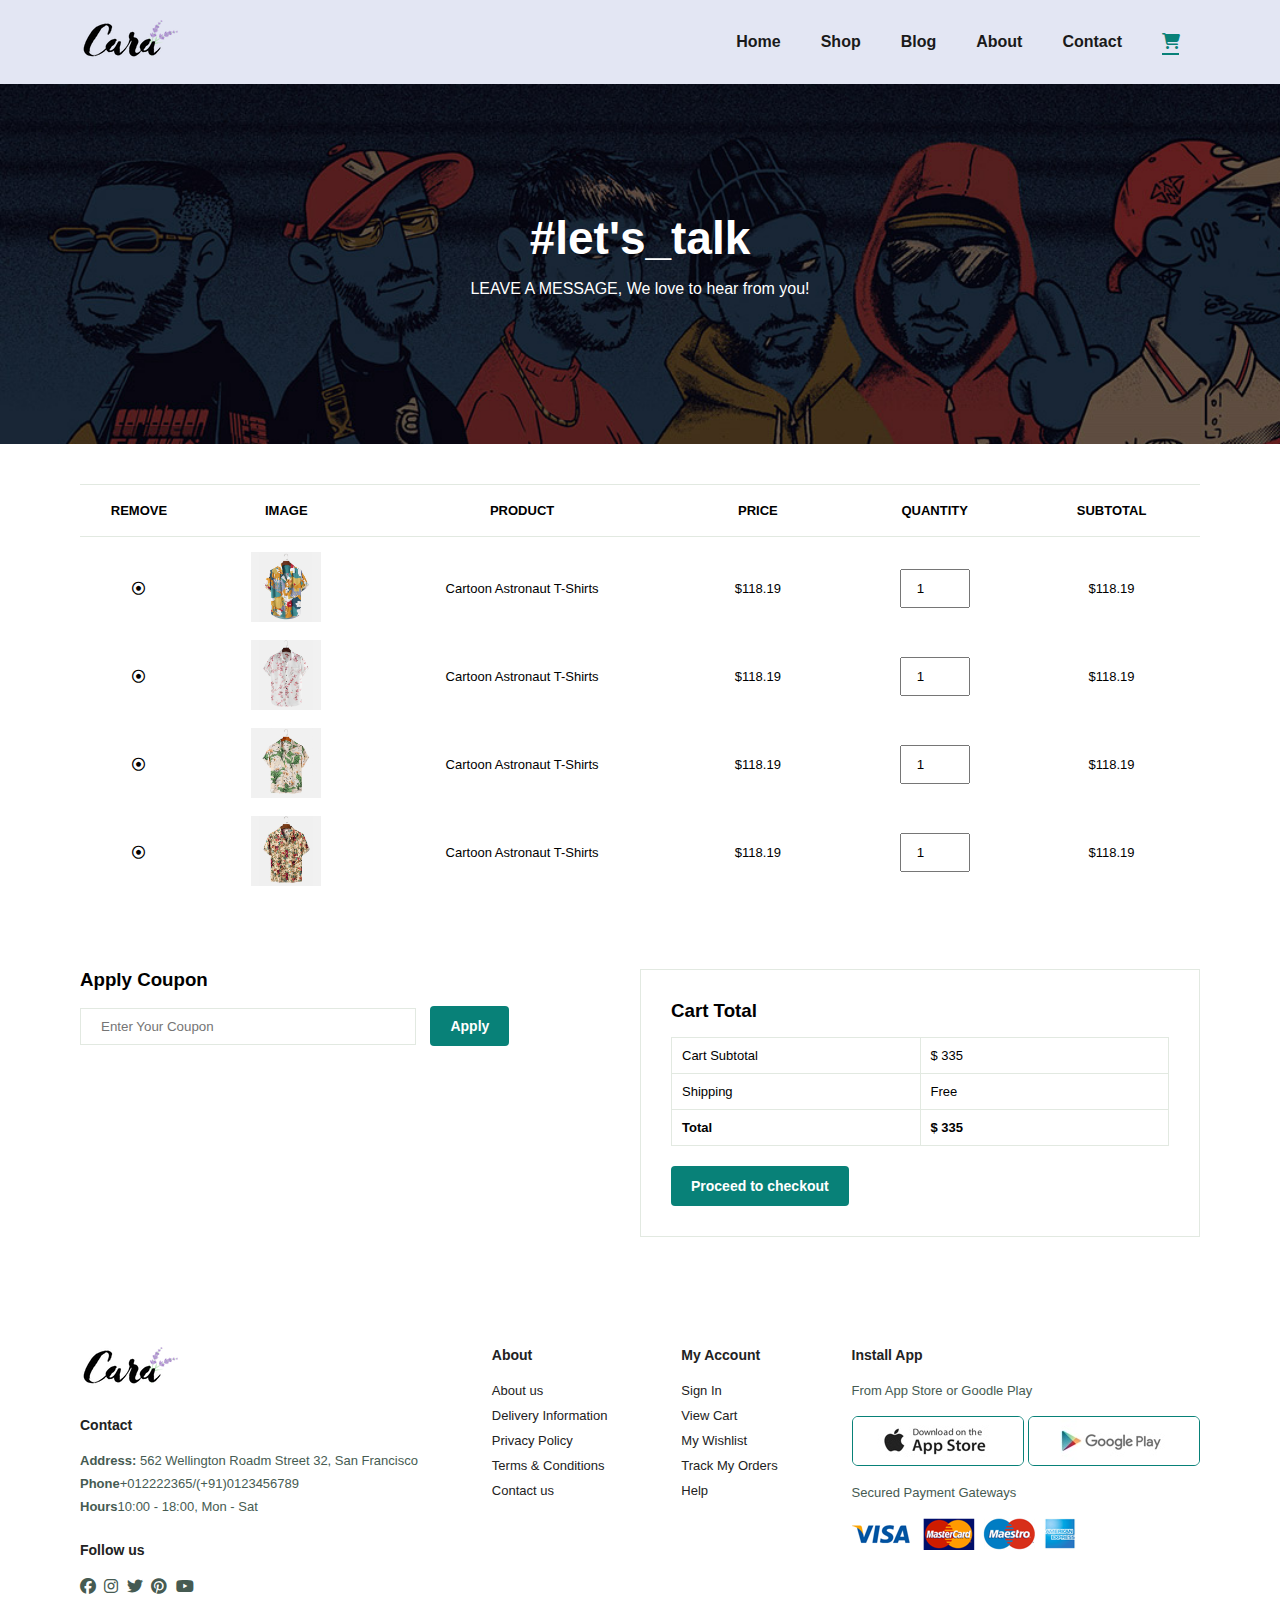
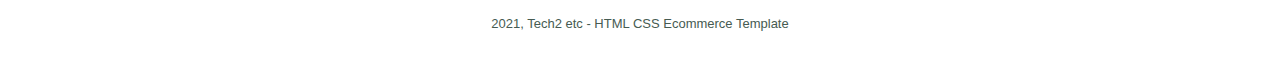
<file: Ecommerce-web/cart.html>
<!DOCTYPE html>
<html lang="en">
<head>
    <meta charset="UTF-8">
    <meta name="viewport" content="width=device-width, initial-scale=1.0">
    <title>Ecommerce Website </title>
    <link rel="stylesheet" href="https://cdnjs.cloudflare.com/ajax/libs/font-awesome/6.5.1/css/all.min.css">
    <link rel="stylesheet" href="style.css">
</head>
<body>
    <section id="header">
        <a href="#"><img src="./img/logo.png" class="logo" alt=""></a>
    
    <div >
        <ul id="navbar">
            <li><a href="index.html">Home</a></li>
            <li><a href="shop.html">Shop</a></li>
            <li><a href="blog.html">Blog</a></li>
            <li><a href="about.html">About</a></li>
            <li><a href="contact.html">Contact</a></li>
            <li id="lg-bag"><a class="active" href="cart.html"><i class="fa-solid fa-cart-shopping"></i></a></li>
            <a href="#" id="close"><i class="fa-solid fa-xmark"></i></a>
        </ul>
    </div>    <div class="mobile">
        <a href="cart.html"><i class="fa-solid fa-cart-shopping"></i></a>

        <i id="bar" class="fa-solid fa-bars"></i>

    </div>
    </section>
    <section id="page-header" class="about-header">
        <h2>#let's_talk</h2>
        <p>LEAVE A MESSAGE, We love to hear from you!</p>
    </section>
    <section id="cart" class="section-p1">
        <table width="100%">
            <thead>
                <tr>
                    <td>REMOVE</td>
                    <td>IMAGE</td>
                    <td>PRODUCT</td>
                    <td>PRICE</td>
                    <td>QUANTITY</td>
                    <td>SUBTOTAL</td>
                </tr>
            </thead>
            <tbody>
                <tr>
                    <td><i class="fa-regular fa-circle-dot"></i></td>
                    <td><img src="img/products/f1.jpg" alt=""></td>
                    <td>Cartoon Astronaut T-Shirts</td>
                    <td>$118.19</td>
                    <td><input type="number" value="1"></td>
                    <td>$118.19</td>
                </tr>
                <tr>
                    <td><i class="fa-regular fa-circle-dot"></i></td>
                    <td><img src="img/products/f4.jpg" alt=""></td>
                    <td>Cartoon Astronaut T-Shirts</td>
                    <td>$118.19</td>
                    <td><input type="number" value="1"></td>
                    <td>$118.19</td>
                </tr>
                <tr>
                    <td><i class="fa-regular fa-circle-dot"></i></td>
                    <td><img src="img/products/f2.jpg" alt=""></td>
                    <td>Cartoon Astronaut T-Shirts</td>
                    <td>$118.19</td>
                    <td><input type="number" value="1"></td>
                    <td>$118.19</td>
                </tr>
                <tr>
                    <td><i class="fa-regular fa-circle-dot"></i></td>
                    <td><img src="img/products/f3.jpg" alt=""></td>
                    <td>Cartoon Astronaut T-Shirts</td>
                    <td>$118.19</td>
                    <td><input type="number" value="1"></td>
                    <td>$118.19</td>
                </tr>
            </tbody>
        </table>
    </section>
    <section id="cart-add" class="section-p1">
        <div id="coupon">
            <h3>Apply Coupon</h3>
            <div>
                <input type="text" placeholder="Enter Your Coupon">
                <button class="normal">Apply</button>
            </div>
        </div>
        <div id="subtotal">
            <h3>Cart Total</h3>
            <table>
                <tr>
                    <td>Cart Subtotal</td>
                    <td>$ 335</td>
                </tr>
                <tr>
                    <td>Shipping</td>
                    <td>Free</td>
                </tr>
                <tr>
                    <td><strong>Total</strong></td>
                    <td><strong>$ 335</strong></td>
                </tr>
            </table>
            <button class="normal">Proceed to checkout</button>
        </div>
    </section>
    <footer class="section-p1">
        <div class="col">
            <img class="logo" src="img/logo.png" alt="">
            <h4>Contact</h4>
            <p><strong>Address: </strong>562 Wellington Roadm Street 32, San Francisco</p>
            
            <p><strong>Phone</strong>+012222365/(+91)0123456789</p>
            
            <p><strong>Hours</strong>10:00 - 18:00, Mon - Sat</p>
            <div class="follow">
                <h4>Follow us</h4>
                <div class="icon">
                    <i class="fa-brands fa-facebook"></i>
                    <i class="fa-brands fa-instagram"></i>
                    <i class="fa-brands fa-twitter"></i>
                    <i class="fa-brands fa-pinterest"></i>
                    <i class="fa-brands fa-youtube"></i>
                </div>
            </div>
        </div>

        <div class="col">
            <h4>About</h4>
            <a href="#">About us</a>
            <a href="#">Delivery Information</a>
            <a href="#">Privacy Policy</a>
            <a href="#">Terms & Conditions</a>
            <a href="#">Contact us</a>
        </div>
        <div class="col">
            <h4>My Account</h4>
            <a href="#">Sign In</a>
            <a href="#">View Cart</a>
            <a href="#">My Wishlist</a>
            <a href="#">Track My Orders</a>
            <a href="#">Help</a>
        </div>
        <div class="col install">
            <h4>Install App</h4>
            <p>From App Store or Goodle Play</p>
            <div class="row">
                <img src="img/pay/app.jpg" alt="">
                <img src="img/pay/play.jpg" alt="">
            </div>
            <p>Secured Payment Gateways</p>
            <img src="img/pay/pay.png" alt="">
        </div>
        <div class="copyright">
            <p>2021, Tech2 etc - HTML CSS Ecommerce Template</p>
        </div>
    </footer>
    <script src="script.js"></script>
</body>
</html>
</file>
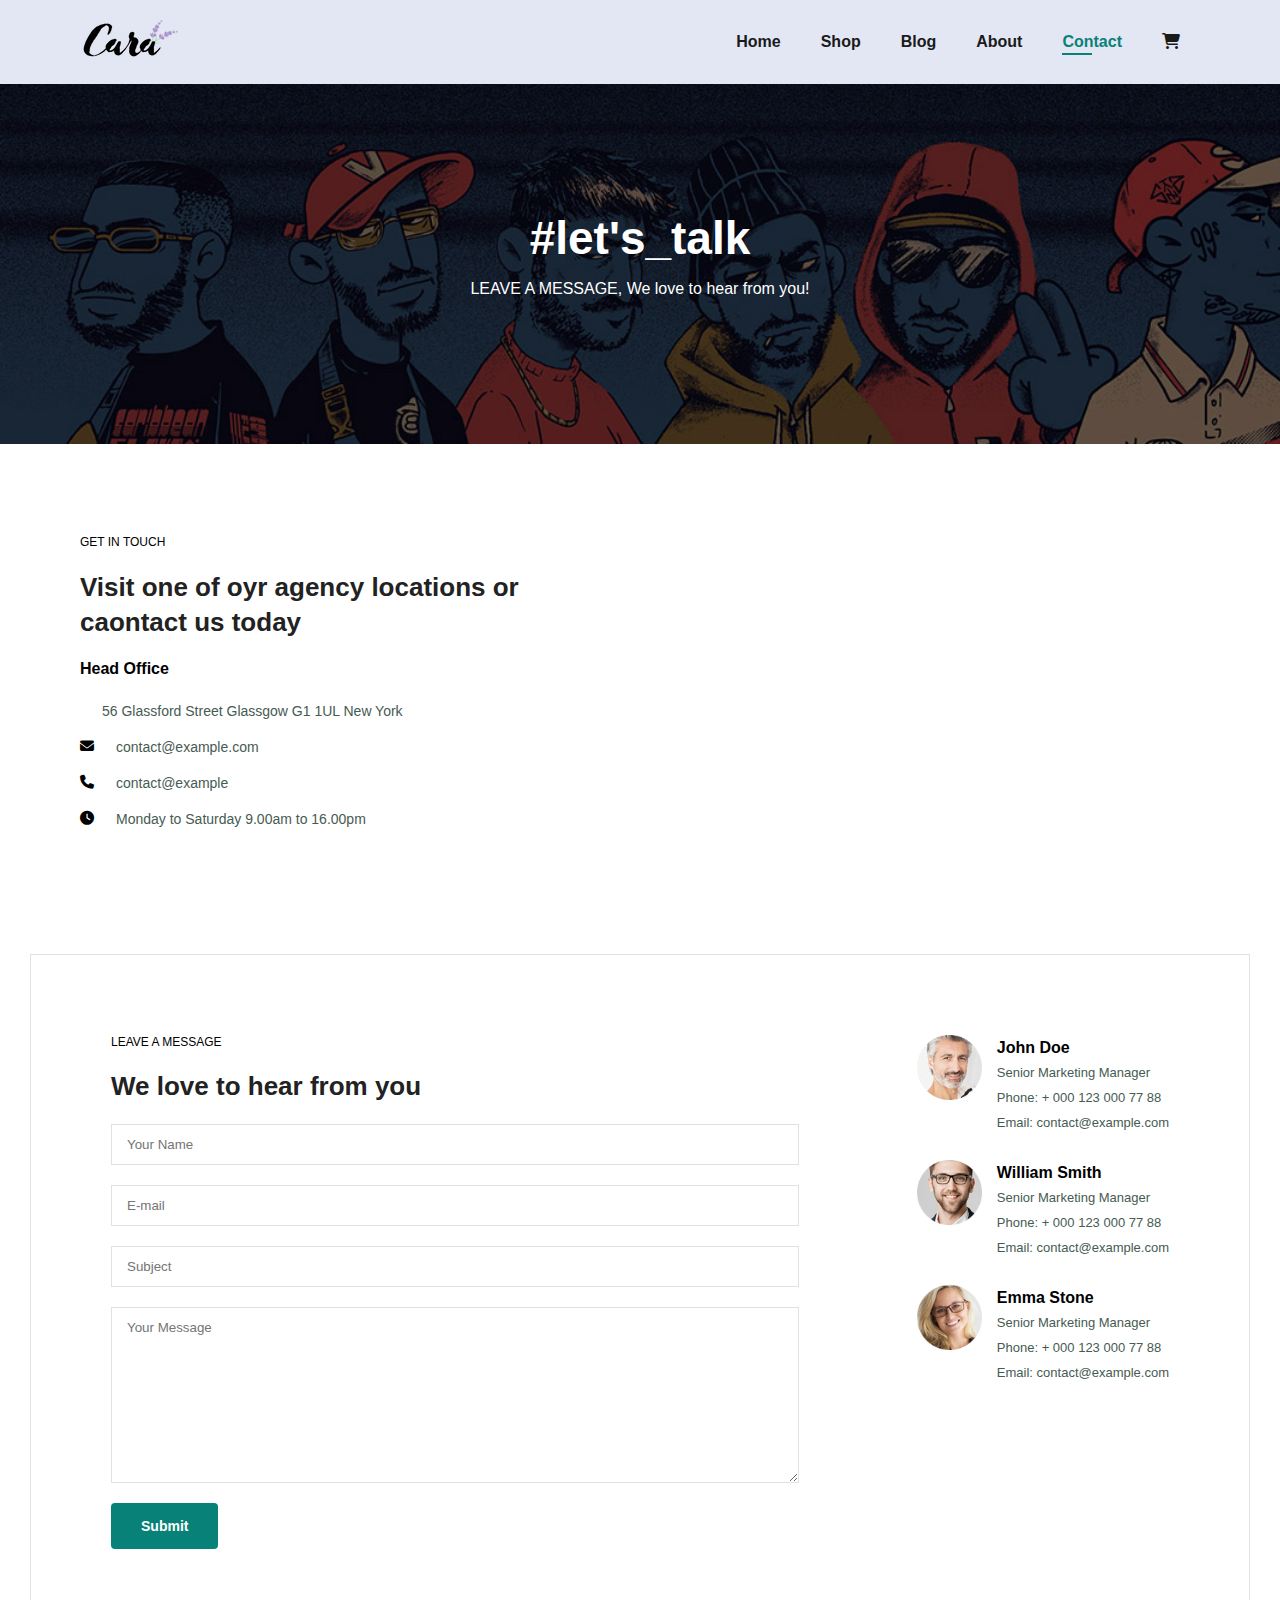
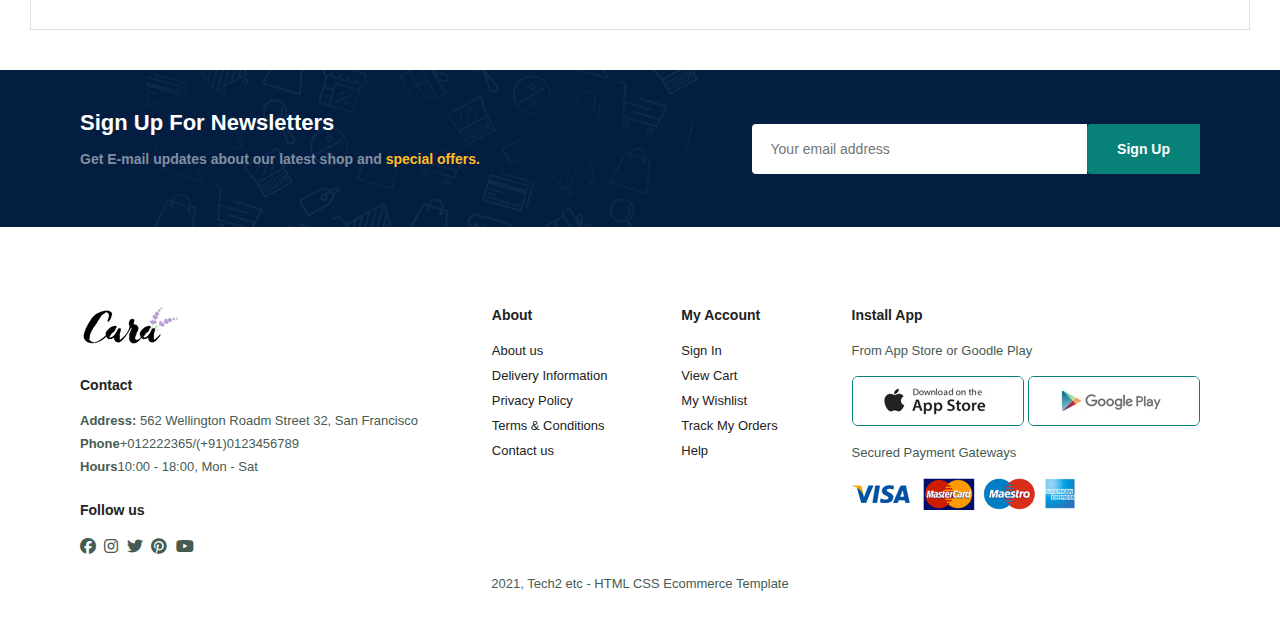
<file: Ecommerce-web/contact.html>
<!DOCTYPE html>
<html lang="en">
<head>
    <meta charset="UTF-8">
    <meta name="viewport" content="width=device-width, initial-scale=1.0">
    <title>Ecommerce Website </title>
    <link rel="stylesheet" href="https://cdnjs.cloudflare.com/ajax/libs/font-awesome/6.5.1/css/all.min.css">
    <link rel="stylesheet" href="style.css">
</head>
<body>
    <section id="header">
        <a href="#"><img src="./img/logo.png" class="logo" alt=""></a>
    
    <div >
        <ul id="navbar">
            <li><a href="index.html">Home</a></li>
            <li><a href="shop.html">Shop</a></li>
            <li><a href="blog.html">Blog</a></li>
            <li><a href="about.html">About</a></li>
            <li><a class="active" href="contact.html">Contact</a></li>
            <li id="lg-bag"><a href="cart.html"><i class="fa-solid fa-cart-shopping"></i></a></li>
            <a href="#" id="close"><i class="fa-solid fa-xmark"></i></a>
        </ul>
    </div>    <div class="mobile">
        <a href="cart.html"><i class="fa-solid fa-cart-shopping"></i></a>

        <i id="bar" class="fa-solid fa-bars"></i>

    </div>
    </section>
    <section id="page-header" class="about-header">
        <h2>#let's_talk</h2>
        <p>LEAVE A MESSAGE, We love to hear from you!</p>
    </section>
    <section id="contact-details" class="section-p1">
        <div class="details">
            <span>GET IN TOUCH</span>
            <h2>Visit one of oyr agency locations or caontact us today</h2>
            <h3>Head Office</h3>
            <div>
                <li>
                    <i class="fal fa-map"></i>
                    <p>56 Glassford Street Glassgow G1 1UL New York</p>
                </li>
                <li>
                    <i class="fa-solid fa-envelope"></i>
                    <p>contact@example.com</p>
                </li>
                <li>
                    <i class="fa-solid fa-phone"></i>
                    <p>contact@example</p>
                </li>
                <li>
                    <i class="fa-solid fa-clock"></i>
                    <p>Monday to Saturday 9.00am to 16.00pm</p>
                </li>
            </div>
        </div>

        <div class="map">
            <iframe src="https://www.google.com/maps/embed?pb=!1m18!1m12!1m3!1d3919.7574819320494!2d106.67520257525507!3d10.753164889394215!2m3!1f0!2f0!3f0!3m2!1i1024!2i768!4f13.1!3m3!1m2!1s0x31752f01883105ed%3A0x80d754ef5195c5a8!2sOxford%20University%20Clinical%20Research%20Unit%20(OUCRU)!5e0!3m2!1sen!2s!4v1709862869667!5m2!1sen!2s" width="600" height="450" style="border:0;" allowfullscreen="" loading="lazy" referrerpolicy="no-referrer-when-downgrade"></iframe>
        </div>
    </section>
    <section id="form-details">
        <form action="">
            <span>LEAVE A MESSAGE</span>
            <h2>We love to hear from you</h2>
            <input type="text" placeholder="Your Name">
            <input type="text" placeholder="E-mail">
            <input type="text" placeholder="Subject">
            <textarea name="" id="" cols="30" rows="10" placeholder="Your Message"></textarea>
            <button class="normal">Submit</button>
        </form>
        <div class="people">
            <div>
                <img src="img/people/1.png" alt="">
                <p><span>John Doe</span> Senior Marketing Manager <br> Phone: + 000 123 000 77 88 <br>Email: contact@example.com</p>
            </div>
            <div>
                <img src="img/people/2.png" alt="">
                <p><span>William Smith</span> Senior Marketing Manager <br> Phone: + 000 123 000 77 88 <br>Email: contact@example.com</p>
            </div>
            <div>
                <img src="img/people/3.png" alt="">
                <p><span>Emma Stone</span> Senior Marketing Manager <br> Phone: + 000 123 000 77 88 <br>Email: contact@example.com</p>
            </div>
        </div>
    </section>
    <section id="newsletter" class="section-p1 section-m1">
        <div class="newstext">
            <h4>Sign Up For Newsletters</h4>
            <p>Get E-mail updates about our latest shop and <span>special offers.</span> </p>
        </div>
        <div class="form">
            <input type="text" placeholder="Your email address"/>
            <button class="normal">Sign Up</button>
        </div>
    </section>
    <footer class="section-p1">
        <div class="col">
            <img class="logo" src="img/logo.png" alt="">
            <h4>Contact</h4>
            <p><strong>Address: </strong>562 Wellington Roadm Street 32, San Francisco</p>
            
            <p><strong>Phone</strong>+012222365/(+91)0123456789</p>
            
            <p><strong>Hours</strong>10:00 - 18:00, Mon - Sat</p>
            <div class="follow">
                <h4>Follow us</h4>
                <div class="icon">
                    <i class="fa-brands fa-facebook"></i>
                    <i class="fa-brands fa-instagram"></i>
                    <i class="fa-brands fa-twitter"></i>
                    <i class="fa-brands fa-pinterest"></i>
                    <i class="fa-brands fa-youtube"></i>
                </div>
            </div>
        </div>

        <div class="col">
            <h4>About</h4>
            <a href="#">About us</a>
            <a href="#">Delivery Information</a>
            <a href="#">Privacy Policy</a>
            <a href="#">Terms & Conditions</a>
            <a href="#">Contact us</a>
        </div>
        <div class="col">
            <h4>My Account</h4>
            <a href="#">Sign In</a>
            <a href="#">View Cart</a>
            <a href="#">My Wishlist</a>
            <a href="#">Track My Orders</a>
            <a href="#">Help</a>
        </div>
        <div class="col install">
            <h4>Install App</h4>
            <p>From App Store or Goodle Play</p>
            <div class="row">
                <img src="img/pay/app.jpg" alt="">
                <img src="img/pay/play.jpg" alt="">
            </div>
            <p>Secured Payment Gateways</p>
            <img src="img/pay/pay.png" alt="">
        </div>
        <div class="copyright">
            <p>2021, Tech2 etc - HTML CSS Ecommerce Template</p>
        </div>
    </footer>
    <script src="script.js"></script>
</body>
</html>
</file>
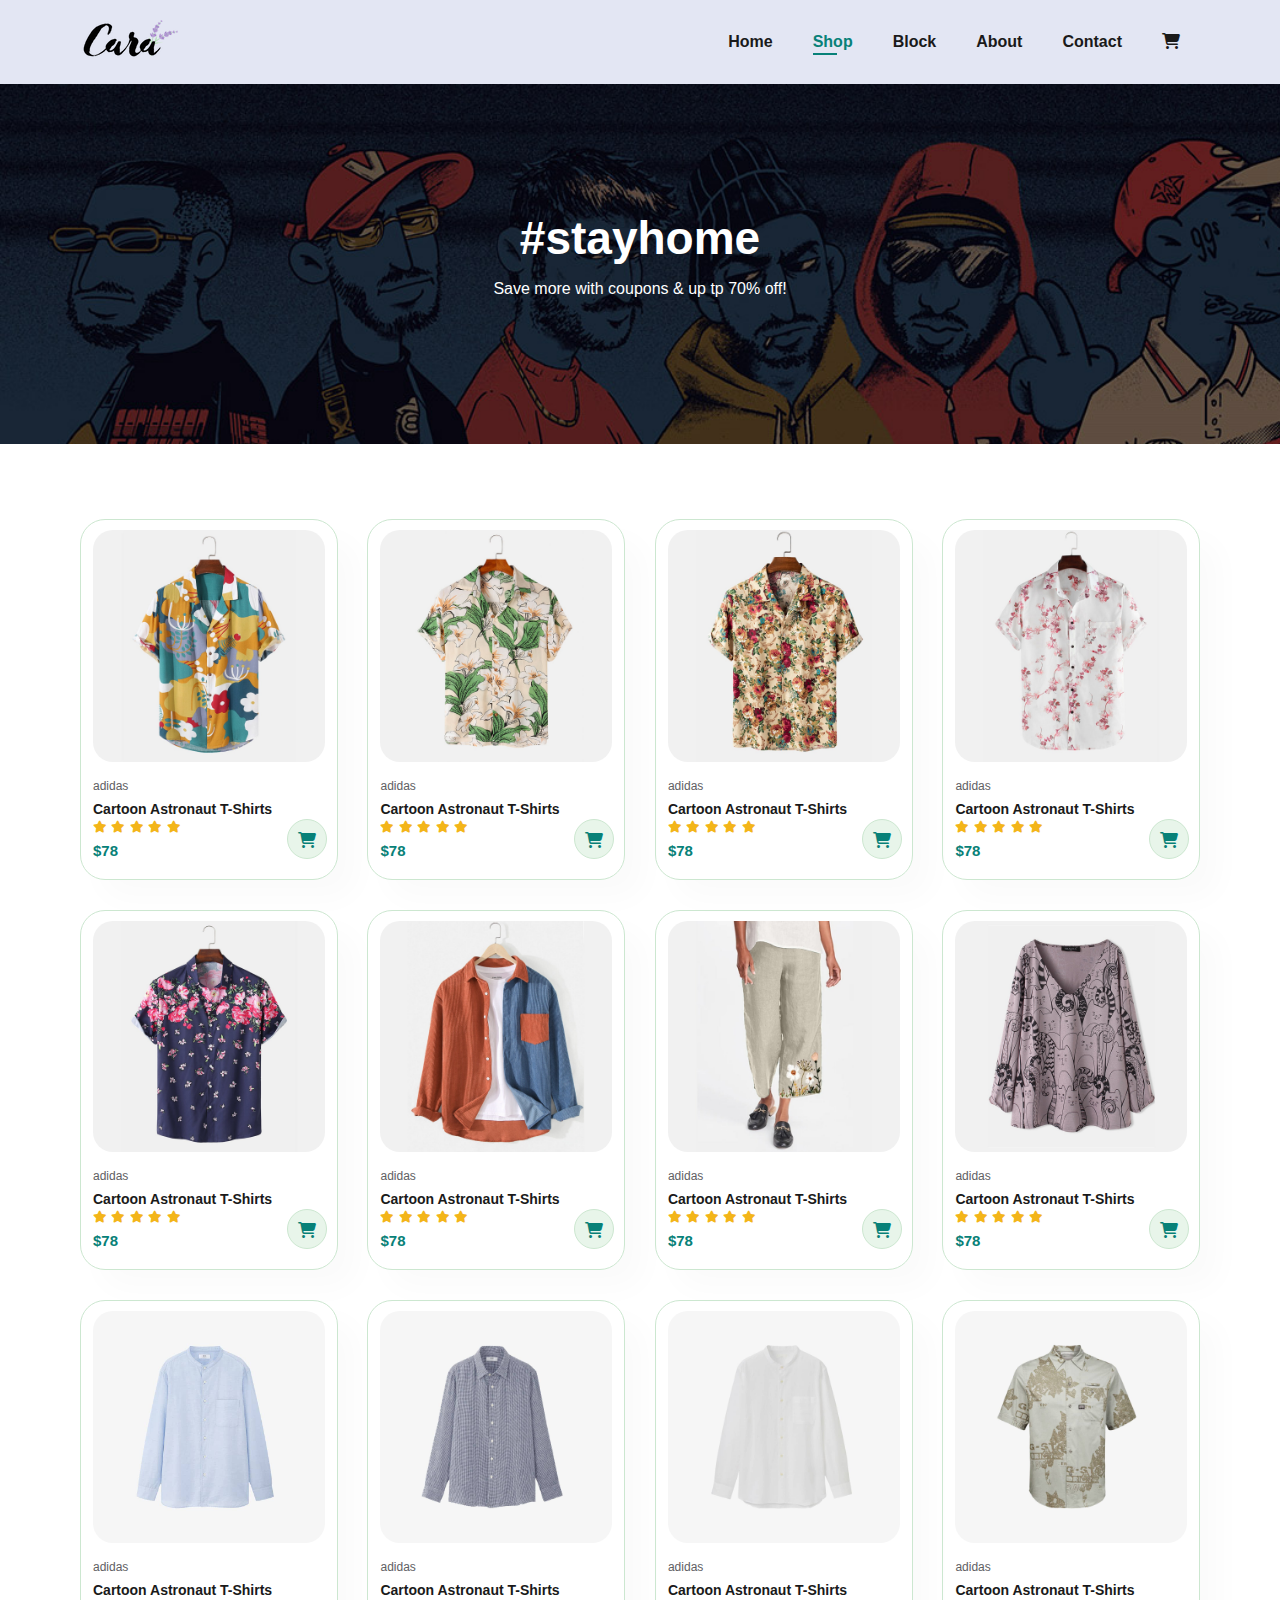
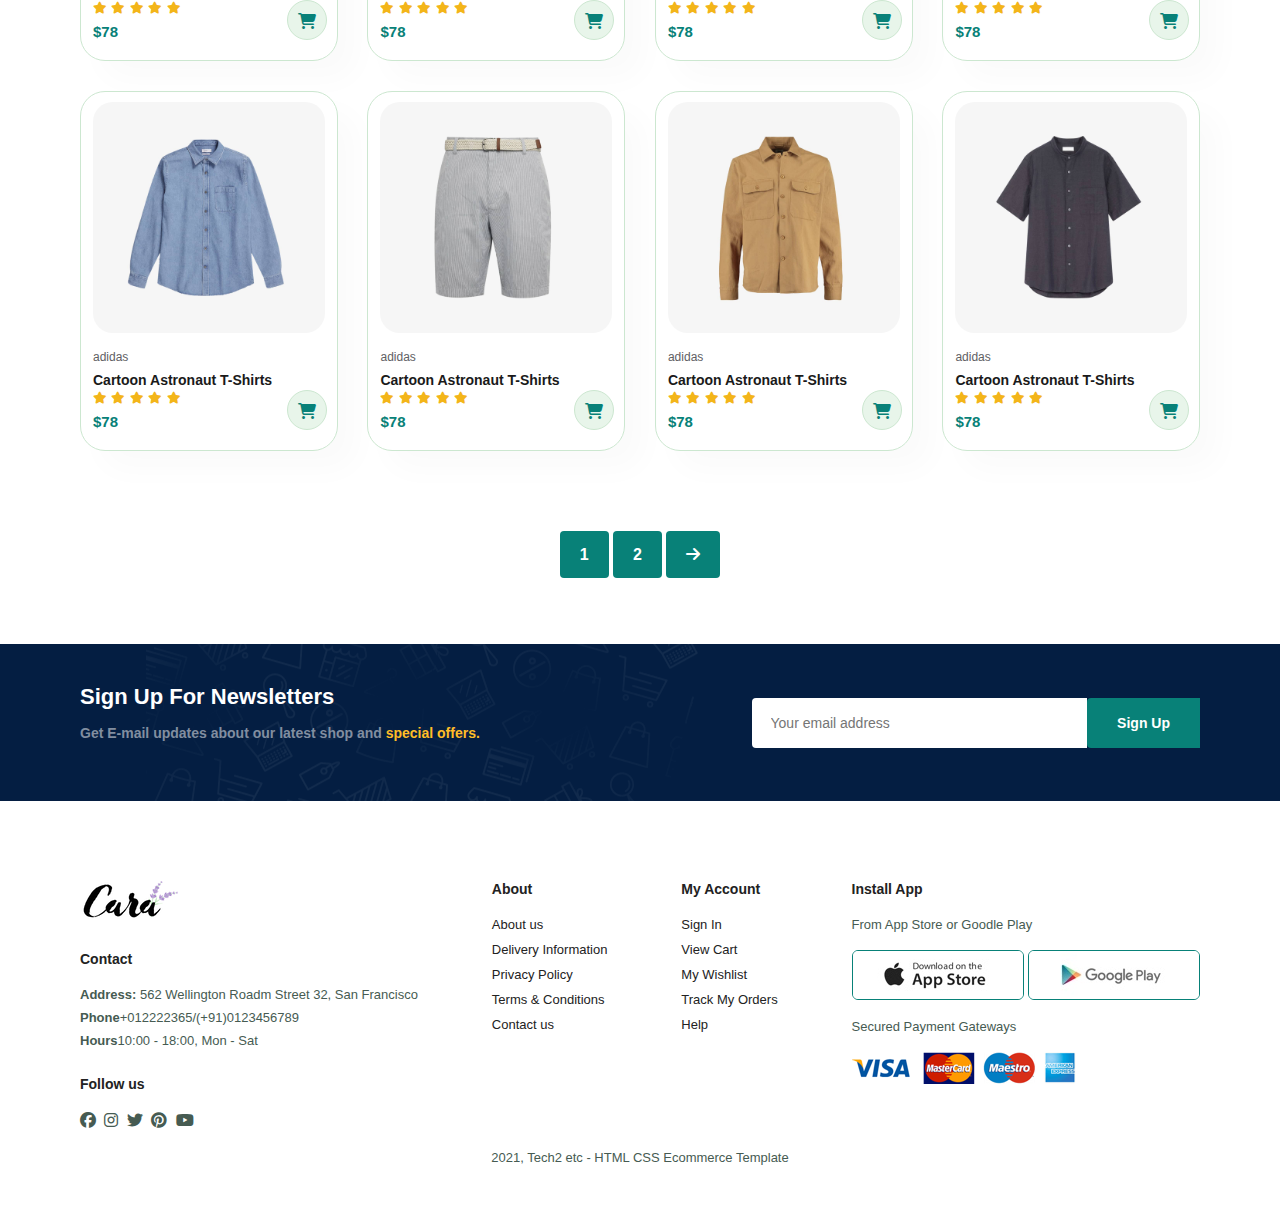
<file: Ecommerce-web/shop.html>
<!DOCTYPE html>
<html lang="en">
<head>
    <meta charset="UTF-8">
    <meta name="viewport" content="width=device-width, initial-scale=1.0">
    <title>Ecommerce Website </title>
    <link rel="stylesheet" href="https://cdnjs.cloudflare.com/ajax/libs/font-awesome/6.5.1/css/all.min.css">
    <link rel="stylesheet" href="style.css">
</head>
<body>
    <section id="header">
        <a href="#"><img src="./img/logo.png" class="logo" alt=""></a>
    
    <div >
        <ul id="navbar">
            <li><a href="index.html">Home</a></li>
            <li><a class="active" href="shop.html">Shop</a></li>
            <li><a href="block.html">Block</a></li>
            <li><a href="about.html">About</a></li>
            <li><a href="contact.html">Contact</a></li>
            <li id="lg-bag"><a href="cart.html"><i class="fa-solid fa-cart-shopping"></i></a></li>
            <a href="#" id="close"><i class="fa-solid fa-xmark"></i></a>
        </ul>
    </div>
    <div class="mobile">
        <a href="cart.html"><i class="fa-solid fa-cart-shopping"></i></a>

        <i id="bar" class="fa-solid fa-bars"></i>

    </div>
    </section>
    <section id="page-header">
        <h2>#stayhome</h2>
        <p>Save more with coupons & up tp 70% off!</p>
    </section>

    <section id="product1" class="section-p1">
        
        <div class="pro-container">
            <div class="pro" onclick="window.location.href='sproduct.html';">
                <img src="img/products/f1.jpg" alt="">
                <div class="des">
                    <span>adidas</span>
                    <h5>Cartoon Astronaut T-Shirts</h5>
                    <div class="star">
                            <i class="fas fa-star"></i>
                            <i class="fas fa-star"></i>
                            <i class="fas fa-star"></i>
                            <i class="fas fa-star"></i>
                            <i class="fas fa-star"></i>
                    </div>
                    <h4>$78</h4>
                </div>
                <a href="#"><i class="fa-solid fa-cart-shopping"></i></a>
            </div>
            <div class="pro">
                <img src="img/products/f2.jpg" alt="">
                <div class="des">
                    <span>adidas</span>
                    <h5>Cartoon Astronaut T-Shirts</h5>
                    <div class="star">
                            <i class="fas fa-star"></i>
                            <i class="fas fa-star"></i>
                            <i class="fas fa-star"></i>
                            <i class="fas fa-star"></i>
                            <i class="fas fa-star"></i>
                    </div>
                    <h4>$78</h4>
                </div>
                <a href="#"><i class="fa-solid fa-cart-shopping"></i></a>
            </div>
            <div class="pro">
                <img src="img/products/f3.jpg" alt="">
                <div class="des">
                    <span>adidas</span>
                    <h5>Cartoon Astronaut T-Shirts</h5>
                    <div class="star">
                            <i class="fas fa-star"></i>
                            <i class="fas fa-star"></i>
                            <i class="fas fa-star"></i>
                            <i class="fas fa-star"></i>
                            <i class="fas fa-star"></i>
                    </div>
                    <h4>$78</h4>
                </div>
                <a href="#"><i class="fa-solid fa-cart-shopping"></i></a>
            </div>
            <div class="pro">
                <img src="img/products/f4.jpg" alt="">
                <div class="des">
                    <span>adidas</span>
                    <h5>Cartoon Astronaut T-Shirts</h5>
                    <div class="star">
                            <i class="fas fa-star"></i>
                            <i class="fas fa-star"></i>
                            <i class="fas fa-star"></i>
                            <i class="fas fa-star"></i>
                            <i class="fas fa-star"></i>
                    </div>
                    <h4>$78</h4>
                </div>
                <a href="#"><i class="fa-solid fa-cart-shopping"></i></a>
            </div>
            <div class="pro">
                <img src="img/products/f5.jpg" alt="">
                <div class="des">
                    <span>adidas</span>
                    <h5>Cartoon Astronaut T-Shirts</h5>
                    <div class="star">
                            <i class="fas fa-star"></i>
                            <i class="fas fa-star"></i>
                            <i class="fas fa-star"></i>
                            <i class="fas fa-star"></i>
                            <i class="fas fa-star"></i>
                    </div>
                    <h4>$78</h4>
                </div>
                <a href="#"><i class="fa-solid fa-cart-shopping"></i></a>
            </div>
            <div class="pro">
                <img src="img/products/f6.jpg" alt="">
                <div class="des">
                    <span>adidas</span>
                    <h5>Cartoon Astronaut T-Shirts</h5>
                    <div class="star">
                            <i class="fas fa-star"></i>
                            <i class="fas fa-star"></i>
                            <i class="fas fa-star"></i>
                            <i class="fas fa-star"></i>
                            <i class="fas fa-star"></i>
                    </div>
                    <h4>$78</h4>
                </div>
                <a href="#"><i class="fa-solid fa-cart-shopping"></i></a>
            </div>
            <div class="pro">
                <img src="img/products/f7.jpg" alt="">
                <div class="des">
                    <span>adidas</span>
                    <h5>Cartoon Astronaut T-Shirts</h5>
                    <div class="star">
                            <i class="fas fa-star"></i>
                            <i class="fas fa-star"></i>
                            <i class="fas fa-star"></i>
                            <i class="fas fa-star"></i>
                            <i class="fas fa-star"></i>
                    </div>
                    <h4>$78</h4>
                </div>
                <a href="#"><i class="fa-solid fa-cart-shopping"></i></a>
            </div>
            <div class="pro">
                <img src="img/products/f8.jpg" alt="">
                <div class="des">
                    <span>adidas</span>
                    <h5>Cartoon Astronaut T-Shirts</h5>
                    <div class="star">
                            <i class="fas fa-star"></i>
                            <i class="fas fa-star"></i>
                            <i class="fas fa-star"></i>
                            <i class="fas fa-star"></i>
                            <i class="fas fa-star"></i>
                    </div>
                    <h4>$78</h4>
                </div>
                <a href="#"><i class="fa-solid fa-cart-shopping"></i></a>
            </div>
            <div class="pro">
                <img src="img/products/n1.jpg" alt="">
                <div class="des">
                    <span>adidas</span>
                    <h5>Cartoon Astronaut T-Shirts</h5>
                    <div class="star">
                            <i class="fas fa-star"></i>
                            <i class="fas fa-star"></i>
                            <i class="fas fa-star"></i>
                            <i class="fas fa-star"></i>
                            <i class="fas fa-star"></i>
                    </div>
                    <h4>$78</h4>
                </div>
                <a href="#"><i class="fa-solid fa-cart-shopping"></i></a>
            </div>
            <div class="pro">
                <img src="img/products/n2.jpg" alt="">
                <div class="des">
                    <span>adidas</span>
                    <h5>Cartoon Astronaut T-Shirts</h5>
                    <div class="star">
                            <i class="fas fa-star"></i>
                            <i class="fas fa-star"></i>
                            <i class="fas fa-star"></i>
                            <i class="fas fa-star"></i>
                            <i class="fas fa-star"></i>
                    </div>
                    <h4>$78</h4>
                </div>
                <a href="#"><i class="fa-solid fa-cart-shopping"></i></a>
            </div>
            <div class="pro">
                <img src="img/products/n3.jpg" alt="">
                <div class="des">
                    <span>adidas</span>
                    <h5>Cartoon Astronaut T-Shirts</h5>
                    <div class="star">
                            <i class="fas fa-star"></i>
                            <i class="fas fa-star"></i>
                            <i class="fas fa-star"></i>
                            <i class="fas fa-star"></i>
                            <i class="fas fa-star"></i>
                    </div>
                    <h4>$78</h4>
                </div>
                <a href="#"><i class="fa-solid fa-cart-shopping"></i></a>
            </div>
            <div class="pro">
                <img src="img/products/n4.jpg" alt="">
                <div class="des">
                    <span>adidas</span>
                    <h5>Cartoon Astronaut T-Shirts</h5>
                    <div class="star">
                            <i class="fas fa-star"></i>
                            <i class="fas fa-star"></i>
                            <i class="fas fa-star"></i>
                            <i class="fas fa-star"></i>
                            <i class="fas fa-star"></i>
                    </div>
                    <h4>$78</h4>
                </div>
                <a href="#"><i class="fa-solid fa-cart-shopping"></i></a>
            </div>
            <div class="pro">
                <img src="img/products/n5.jpg" alt="">
                <div class="des">
                    <span>adidas</span>
                    <h5>Cartoon Astronaut T-Shirts</h5>
                    <div class="star">
                            <i class="fas fa-star"></i>
                            <i class="fas fa-star"></i>
                            <i class="fas fa-star"></i>
                            <i class="fas fa-star"></i>
                            <i class="fas fa-star"></i>
                    </div>
                    <h4>$78</h4>
                </div>
                <a href="#"><i class="fa-solid fa-cart-shopping"></i></a>
            </div>
            <div class="pro">
                <img src="img/products/n6.jpg" alt="">
                <div class="des">
                    <span>adidas</span>
                    <h5>Cartoon Astronaut T-Shirts</h5>
                    <div class="star">
                            <i class="fas fa-star"></i>
                            <i class="fas fa-star"></i>
                            <i class="fas fa-star"></i>
                            <i class="fas fa-star"></i>
                            <i class="fas fa-star"></i>
                    </div>
                    <h4>$78</h4>
                </div>
                <a href="#"><i class="fa-solid fa-cart-shopping"></i></a>
            </div>
            <div class="pro">
                <img src="img/products/n7.jpg" alt="">
                <div class="des">
                    <span>adidas</span>
                    <h5>Cartoon Astronaut T-Shirts</h5>
                    <div class="star">
                            <i class="fas fa-star"></i>
                            <i class="fas fa-star"></i>
                            <i class="fas fa-star"></i>
                            <i class="fas fa-star"></i>
                            <i class="fas fa-star"></i>
                    </div>
                    <h4>$78</h4>
                </div>
                <a href="#"><i class="fa-solid fa-cart-shopping"></i></a>
            </div>
            <div class="pro">
                <img src="img/products/n8.jpg" alt="">
                <div class="des">
                    <span>adidas</span>
                    <h5>Cartoon Astronaut T-Shirts</h5>
                    <div class="star">
                            <i class="fas fa-star"></i>
                            <i class="fas fa-star"></i>
                            <i class="fas fa-star"></i>
                            <i class="fas fa-star"></i>
                            <i class="fas fa-star"></i>
                    </div>
                    <h4>$78</h4>
                </div>
                <a href="#"><i class="fa-solid fa-cart-shopping"></i></a>
            </div>
        </div>
    </section>

    <section id="pagination" class="section-p1">
        <a href="#">1</a>
        <a href="#">2</a>
        <a href="#"><i class="fa-solid fa-arrow-right"></i></a>

    </section>
    <section id="newsletter" class="section-p1 section-m1">
        <div class="newstext">
            <h4>Sign Up For Newsletters</h4>
            <p>Get E-mail updates about our latest shop and <span>special offers.</span> </p>
        </div>
        <div class="form">
            <input type="text" placeholder="Your email address"/>
            <button class="normal">Sign Up</button>
        </div>
    </section>

    <footer class="section-p1">
        <div class="col">
            <img class="logo" src="img/logo.png" alt="">
            <h4>Contact</h4>
            <p><strong>Address: </strong>562 Wellington Roadm Street 32, San Francisco</p>
            
            <p><strong>Phone</strong>+012222365/(+91)0123456789</p>
            
            <p><strong>Hours</strong>10:00 - 18:00, Mon - Sat</p>
            <div class="follow">
                <h4>Follow us</h4>
                <div class="icon">
                    <i class="fa-brands fa-facebook"></i>
                    <i class="fa-brands fa-instagram"></i>
                    <i class="fa-brands fa-twitter"></i>
                    <i class="fa-brands fa-pinterest"></i>
                    <i class="fa-brands fa-youtube"></i>
                </div>
            </div>
        </div>

        <div class="col">
            <h4>About</h4>
            <a href="#">About us</a>
            <a href="#">Delivery Information</a>
            <a href="#">Privacy Policy</a>
            <a href="#">Terms & Conditions</a>
            <a href="#">Contact us</a>
        </div>
        <div class="col">
            <h4>My Account</h4>
            <a href="#">Sign In</a>
            <a href="#">View Cart</a>
            <a href="#">My Wishlist</a>
            <a href="#">Track My Orders</a>
            <a href="#">Help</a>
        </div>
        <div class="col install">
            <h4>Install App</h4>
            <p>From App Store or Goodle Play</p>
            <div class="row">
                <img src="img/pay/app.jpg" alt="">
                <img src="img/pay/play.jpg" alt="">
            </div>
            <p>Secured Payment Gateways</p>
            <img src="img/pay/pay.png" alt="">
        </div>
        <div class="copyright">
            <p>2021, Tech2 etc - HTML CSS Ecommerce Template</p>
        </div>
    </footer>
    <script src="script.js"></script>
</body>
</html>
</file>
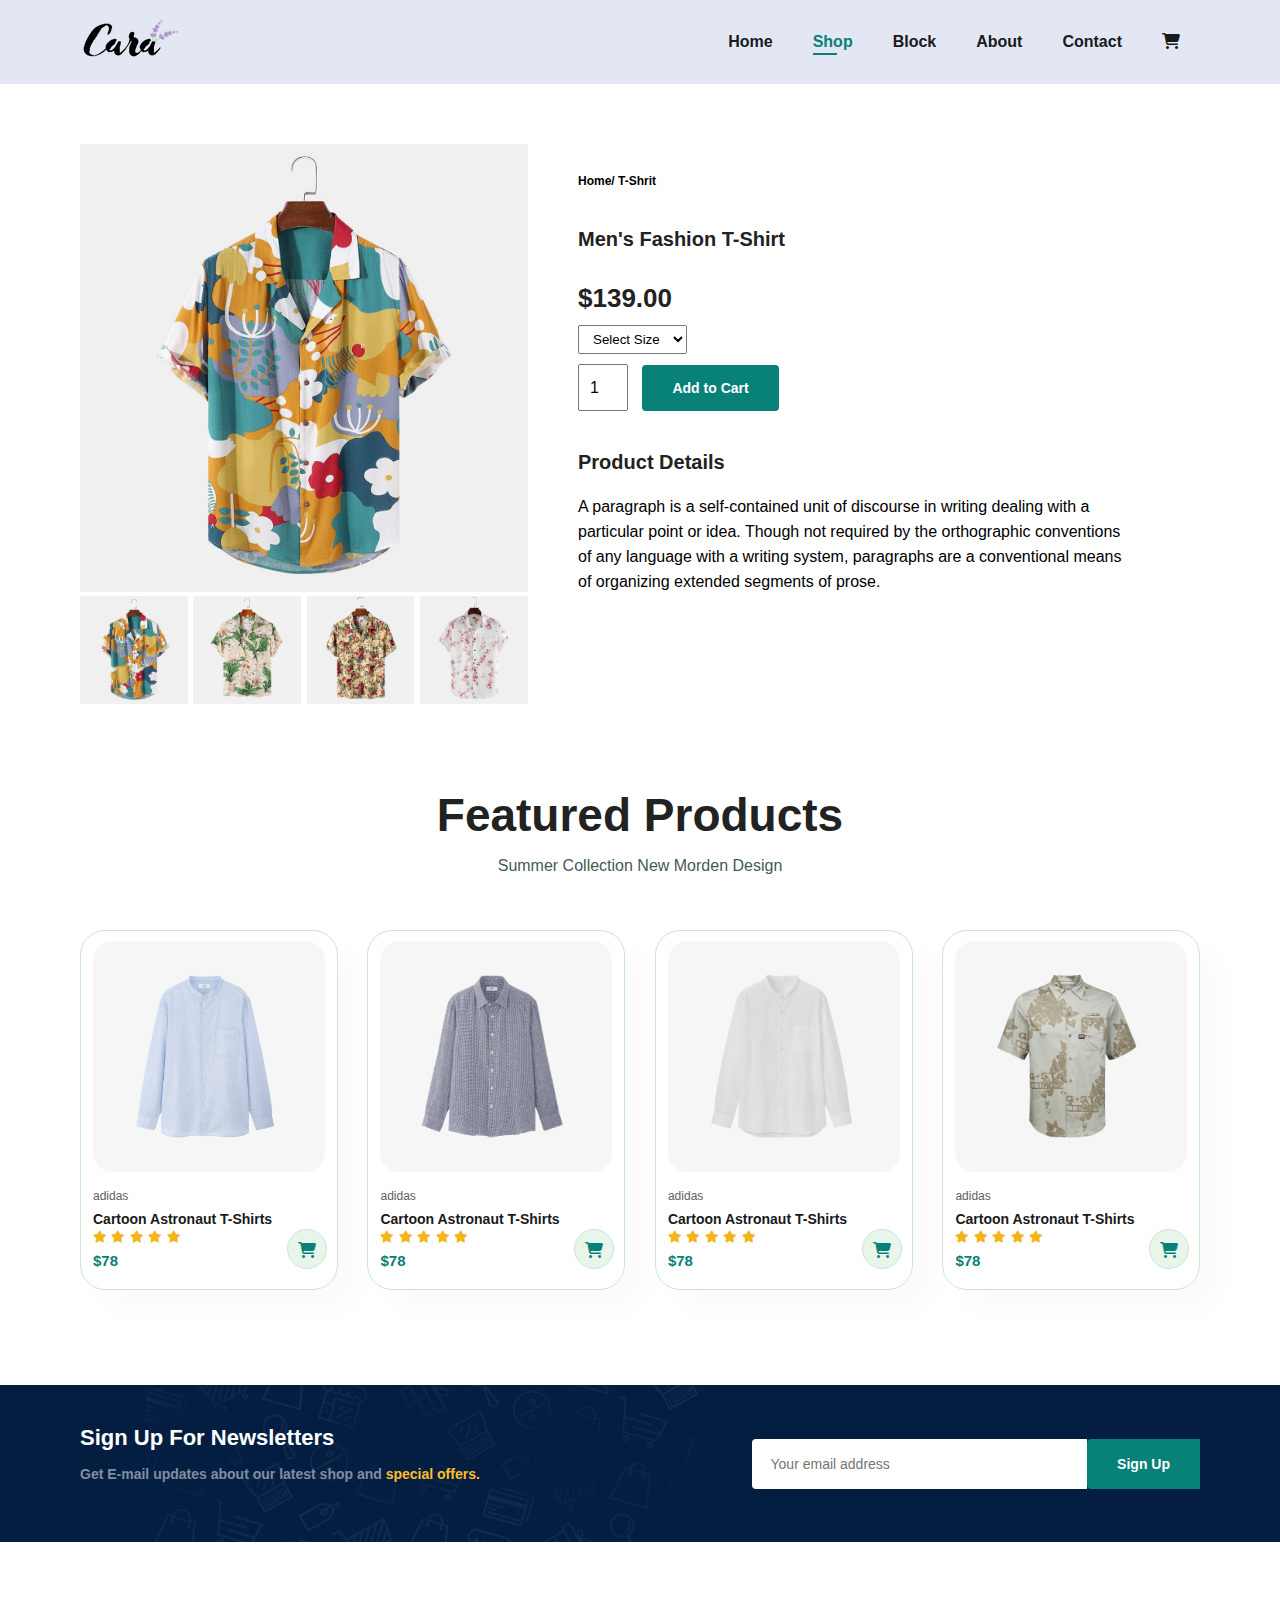
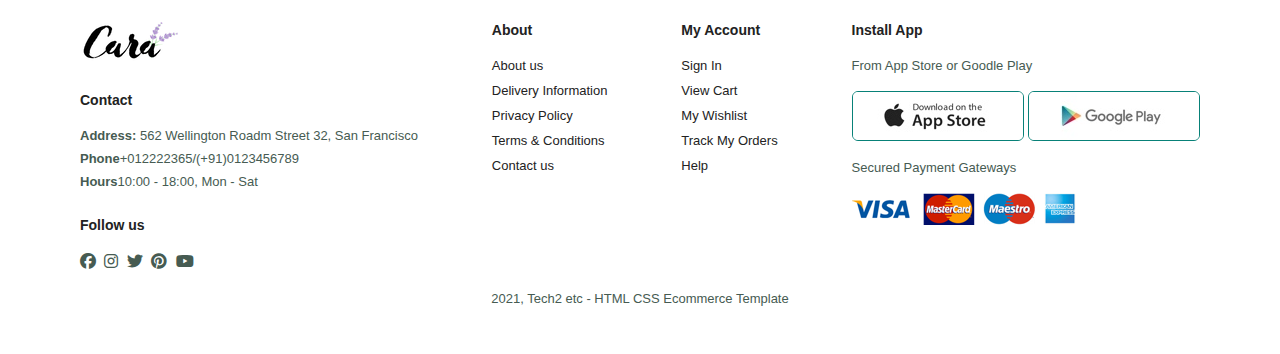
<file: Ecommerce-web/sproduct.html>
<!DOCTYPE html>
<html lang="en">
<head>
    <meta charset="UTF-8">
    <meta name="viewport" content="width=device-width, initial-scale=1.0">
    <title>Ecommerce Website </title>
    <link rel="stylesheet" href="https://cdnjs.cloudflare.com/ajax/libs/font-awesome/6.5.1/css/all.min.css">
    <link rel="stylesheet" href="style.css">
</head>
<body>
    <section id="header">
        <a href="#"><img src="./img/logo.png" class="logo" alt=""></a>
    
    <div >
        <ul id="navbar">
            <li><a href="index.html">Home</a></li>
            <li><a class="active" href="shop.html">Shop</a></li>
            <li><a href="block.html">Block</a></li>
            <li><a href="about.html">About</a></li>
            <li><a href="contact.html">Contact</a></li>
            <li id="lg-bag"><a href="cart.html"><i class="fa-solid fa-cart-shopping"></i></a></li>
            <a href="#" id="close"><i class="fa-solid fa-xmark"></i></a>
        </ul>
    </div>
    <div class="mobile">
        <a href="cart.html"><i class="fa-solid fa-cart-shopping"></i></a>

        <i id="bar" class="fa-solid fa-bars"></i>

    </div>
    </section>
    <section id="prodetails" class="section-p1">
        <div class="single-pro-image">
            <img src="img/products/f1.jpg" width="100%" id="MainImg">
            <div class="small-img-group">
                <div class="small-img-col">
                    <img src="img/products/f1.jpg" width="100%" class="small-img" alt="">
                </div>
                <div class="small-img-col">
                    <img src="img/products/f2.jpg" width="100%" class="small-img" alt="">
                </div>
                <div class="small-img-col">
                    <img src="img/products/f3.jpg" width="100%" class="small-img" alt="">
                </div>
                <div class="small-img-col">
                    <img src="img/products/f4.jpg" width="100%" class="small-img" alt="">
                </div>
            </div>
        </div>
        <div class="single-pro-details">
            <h6>Home/ T-Shrit</h6>
            <h4>Men's Fashion T-Shirt</h4>
            <h2>$139.00</h2>
            <select>
                <option>Select Size</option>
                <option>XL</option>
                <option>XXL</option>
                <option>Small</option>
                <option>Large</option>
            </select>
            <input type="number" value="1">
            <button class="normal">Add to Cart</button>
            <h4>Product Details</h4>
            <span>A paragraph is a self-contained unit of discourse in writing dealing with a particular point or idea. Though not required by the orthographic conventions of any language with a writing system, paragraphs are a conventional means of organizing extended segments of prose.</span>
        </div>
    </section>
    <section id="product1" class="section-p1">
        <h2>Featured Products</h2>
        <p>Summer Collection New Morden Design</p>
        <div class="pro-container">
            <div class="pro">
                <img src="img/products/n1.jpg" alt="">
                <div class="des">
                    <span>adidas</span>
                    <h5>Cartoon Astronaut T-Shirts</h5>
                    <div class="star">
                            <i class="fas fa-star"></i>
                            <i class="fas fa-star"></i>
                            <i class="fas fa-star"></i>
                            <i class="fas fa-star"></i>
                            <i class="fas fa-star"></i>
                    </div>
                    <h4>$78</h4>
                </div>
                <a href="#"><i class="fa-solid fa-cart-shopping"></i></a>
            </div>
            <div class="pro">
                <img src="img/products/n2.jpg" alt="">
                <div class="des">
                    <span>adidas</span>
                    <h5>Cartoon Astronaut T-Shirts</h5>
                    <div class="star">
                            <i class="fas fa-star"></i>
                            <i class="fas fa-star"></i>
                            <i class="fas fa-star"></i>
                            <i class="fas fa-star"></i>
                            <i class="fas fa-star"></i>
                    </div>
                    <h4>$78</h4>
                </div>
                <a href="#"><i class="fa-solid fa-cart-shopping"></i></a>
            </div>
            <div class="pro">
                <img src="img/products/n3.jpg" alt="">
                <div class="des">
                    <span>adidas</span>
                    <h5>Cartoon Astronaut T-Shirts</h5>
                    <div class="star">
                            <i class="fas fa-star"></i>
                            <i class="fas fa-star"></i>
                            <i class="fas fa-star"></i>
                            <i class="fas fa-star"></i>
                            <i class="fas fa-star"></i>
                    </div>
                    <h4>$78</h4>
                </div>
                <a href="#"><i class="fa-solid fa-cart-shopping"></i></a>
            </div>
            <div class="pro">
                <img src="img/products/n4.jpg" alt="">
                <div class="des">
                    <span>adidas</span>
                    <h5>Cartoon Astronaut T-Shirts</h5>
                    <div class="star">
                            <i class="fas fa-star"></i>
                            <i class="fas fa-star"></i>
                            <i class="fas fa-star"></i>
                            <i class="fas fa-star"></i>
                            <i class="fas fa-star"></i>
                    </div>
                    <h4>$78</h4>
                </div>
                <a href="#"><i class="fa-solid fa-cart-shopping"></i></a>
            </div>
            
        </div>
    </section>
    <section id="newsletter" class="section-p1 section-m1">
        <div class="newstext">
            <h4>Sign Up For Newsletters</h4>
            <p>Get E-mail updates about our latest shop and <span>special offers.</span> </p>
        </div>
        <div class="form">
            <input type="text" placeholder="Your email address"/>
            <button class="normal">Sign Up</button>
        </div>
    </section>

    <script>
        var MainImg = document.getElementById("MainImg");
        var smalling = document.getElementsByClassName("small-img");
         
        for(let i=0; i< smalling.length; i++) {
            smalling[i].addEventListener('click', () => {
                MainImg.src = smalling[i].src;
                console.log(1);
            })
        }
    </script>
    <footer class="section-p1">
        <div class="col">
            <img class="logo" src="img/logo.png" alt="">
            <h4>Contact</h4>
            <p><strong>Address: </strong>562 Wellington Roadm Street 32, San Francisco</p>
            
            <p><strong>Phone</strong>+012222365/(+91)0123456789</p>
            
            <p><strong>Hours</strong>10:00 - 18:00, Mon - Sat</p>
            <div class="follow">
                <h4>Follow us</h4>
                <div class="icon">
                    <i class="fa-brands fa-facebook"></i>
                    <i class="fa-brands fa-instagram"></i>
                    <i class="fa-brands fa-twitter"></i>
                    <i class="fa-brands fa-pinterest"></i>
                    <i class="fa-brands fa-youtube"></i>
                </div>
            </div>
        </div>

        <div class="col">
            <h4>About</h4>
            <a href="#">About us</a>
            <a href="#">Delivery Information</a>
            <a href="#">Privacy Policy</a>
            <a href="#">Terms & Conditions</a>
            <a href="#">Contact us</a>
        </div>
        <div class="col">
            <h4>My Account</h4>
            <a href="#">Sign In</a>
            <a href="#">View Cart</a>
            <a href="#">My Wishlist</a>
            <a href="#">Track My Orders</a>
            <a href="#">Help</a>
        </div>
        <div class="col install">
            <h4>Install App</h4>
            <p>From App Store or Goodle Play</p>
            <div class="row">
                <img src="img/pay/app.jpg" alt="">
                <img src="img/pay/play.jpg" alt="">
            </div>
            <p>Secured Payment Gateways</p>
            <img src="img/pay/pay.png" alt="">
        </div>
        <div class="copyright">
            <p>2021, Tech2 etc - HTML CSS Ecommerce Template</p>
        </div>
    </footer>
    <script src="script.js"></script>
</body>
</html>
</file>
<file: Ecommerce-web/style.css>
* {
    margin: 0;
    padding: 0;
    box-sizing: border-box;
    font-family: 'Spartan', sans-serif;
    
}  
h1 {
    font-size: 50px;
    line-height: 64px;
    color: #222;
}
h2 {
    font-size: 46px;
    line-height: 54px;
    color: #222;
}
h4 {
    font-size: 20px;
    color: #222;
}
h6 {
    font-weight: 700;
    font-size: 12px;
}
p {
    font-size: 16px;
    color: #465b52;
    margin: 15px 0 20px 0;
}
.section-p1 {
    padding: 40px 80px;
}
.section-m1{
    margin: 40px 0;
}
button.normal {
    font-size: 14px;
    font-weight: 600;
    padding: 15px 30px;
    color: #000;
    background-color: #fff;
    border-radius: 4px;
    cursor: pointer;
    border: none;
    outline: none;
    transition: 0.2s;
}
button.white {
    font-size: 13px;
    font-weight: 600;
    padding: 11px 18px;
    color: #fff;
    background-color: transparent;
    cursor: pointer;
    border: 1px solid #fff;
    outline: none;
    transition: 0.2s;
}
body {
    width: 100%;
}
#header {
    display: flex;
    align-items: center;
    justify-content: space-between;
    padding: 20px 80px;
    background: #e3e6f3;
    box-shadow: 0 5px 15px rgbd(0,0,0,0.06);
    z-index: 999;
    /* set position sticky fir nav bar*/
    position: sticky;
    top: 0;
    left: 0;
}
#navbar {
    display: flex;
    align-items: center;
    justify-content: center;
}
#navbar li{
    list-style: none;
    padding: 0 20px;
    position: relative;

}
#navbar li a{
    text-decoration: none;
    font-size: 16px;
    font-weight: 600;
    color: #1a1a1a;
    transition: 0.3s ease;
}
#navbar li a:hover, #navbar li a:active, .active {
    color: #088178 !important;
}
#navbar li a.active::after,
#navbar li a:hover::after{
    content: "";
    width: 30%;
    height: 2px;
    background: #088178;
    position: absolute;
    bottom: -4px;
    left: 20px;
}
.mobile {
    display: none;
    align-items: center;
}
#close {
    display: none;
}

#hero{
    background-image: url("./img/hero4.png");
    height: 90vh;
    width: 100%;
    background-size: cover;
    background-position: top 25% right 0;
    padding: 0 80px;
    display: flex;
    flex-direction: column;
    align-items: center;
    justify-content: center;
}
#hero h4{
    padding-bottom: 15px;

}
#hero h1{
    color: #088178;
}
#hero button {
    background-image: url(img/button.png);
    background-color: transparent;
    color: #088178;
    border: 0;
    padding: 14px 80px 14px 65px;
    background-repeat: no-repeat;
    cursor: pointer;
    font-weight: 700;
    font-size: 15px;
}

#feature{
    display: flex;
    align-items: center;
    justify-content: center;
    flex-wrap: wrap;
}
#feature .fe-box{
    width: 180px;
    text-align: center;
    padding: 25px 15px;
    box-shadow: 20px 20px 34px rgba(0,0,0, 0.03);
    border: 1px solid #cce7d0;
    border-radius: 4px;
    margin: 15px;
}
#feature .fe-box:hover{
      box-shadow: 10px 10px 54px rgba(70,62,221, 0.1);

}
#feature .fe-box img {
    width: 100%;
    margin-bottom: 10px;
}
#feature .fe-box h6{
    display: inline-block;
    padding: 9px 8px 6px 8px;
    line-height: 1;
    border-radius: 4px;
    columns: #088178;
    background-color: #fddde4;
}

#feature .fe-box:nth-child(2) h6{
    background-color: #cdebbc;
}
#feature .fe-box:nth-child(3) h6{
    background-color: #d1e8f2;
}
#feature .fe-box:nth-child(4) h6{
    background-color: #cdd4f8;
}
#feature .fe-box:nth-child(5) h6{
    background-color: #f6dbf6;
}
#feature .fe-box:nth-child(6) h6{
    background-color: #fff2e5;
}
#product1 {
    text-align: center;

}
#product1 .pro-container{
    display: flex;
    justify-content: space-between;
    padding-top: 20px;
    flex-wrap: wrap;
}
#product1 .pro {
    width: 23%;
    min-width: 250px;
    padding: 10px 12px;
    border: 1px solid #cce7d0;
    border-radius: 25px;
    cursor: pointer;
    box-shadow:  20px 20px 30px rgba(0, 0, 0, 0.02);
    margin: 15px 0;
    transition: 0.2s ease;
    position: relative;

}
#product1 .pro:hover{
    box-shadow: 20px 20px 30px rgba(0, 0, 0, 0.06);
}
#product1 .pro img{
    width: 100%;
    border-radius: 20px;

}
#product1 .pro .des{
    text-align: start;
    padding: 10px 0;

}
#product1 .pro .des span{
    color: #606063;
    font-size: 12px;
}
#product1 .pro .des h5{
    padding-top: 7px;
    color: #1a1a1a;
    font-size: 14px;

}
#product1 .pro .des i{
    font-size: 12px;
    color: rgb(243, 181, 25);
}
#product1 .pro .des h4{
    padding-top: 7px;
    font-size: 15px;
    font-weight: 700;
    color: #088178;

}
#product1 .pro .fa-cart-shopping{
    color: #088178;
    width: 40px;
    height: 40px;
    line-height: 40px;
    border-radius: 50px;
    background-color: #e8f5ea; 
    border: 1px solid #cce7d0;
    position: absolute;
    bottom: 20px;
    right: 10px;
}

#banner{
    display: flex;
    flex-direction: column;
    justify-content: center;
    align-items: center;
    text-align: center;
    background-image: url("img/banner/b2.jpg");
    width: 100%;
    height: 40vh;
    background-size: cover;
    background-position: center;
}

#banner h2{
    color: #fff;
    font-size: 40px;
    padding: 10px 0;

}
#banner h4{
    color: #fff;
    padding: 10px 0;

}
#banner h2 span{
    color: #ef3636;
}
#banner button:hover{
    background: #088178;
    color: #fff;
}
#sm-banner {
    display: flex;
    justify-content: space-between;
    flex-wrap: wrap;
}
#sm-banner .banner-box{
    display: flex;
    flex-direction: column;
    justify-content: center;
    align-items: flex-start;
    text-align: center;
    background-image: url("img/banner/b17.jpg");
    min-width: 50%;
    height: 50vh;
    background-size: cover;
    background-position: center;
    padding: 30px;

}
#sm-banner .banner-box-2{
    background-image: url(img/banner/b4.jpg);

}
#sm-banner .banner-box-3{
    background-image: url(img/banner/b18.jpg);
}
#sm-banner h4{
    color: #fff;
    font-size: 20px;
    font-weight: 300;
}
#sm-banner h2{
    color: #fff;
    font-size: 28px;
    font-weight: 800;
}
#sm-banner span{
    color: #fff;
    font-size: 14px;
    font-weight: 500;
    padding-bottom: 15px;
}
#sm-banner .banner-box:hover button{
    background: #088178;
    border: 1px solid #088178;
}
/* 
 */
 #banner3{
    display: flex;
    justify-content: space-between;
    flex-wrap: wrap;
    padding: 0 80px;
 }
 #banner3 .banner-box-2{
    background-image: url(img/banner/b4.jpg);
}
#banner3 .banner-box-3{
    background-image: url(img/banner/b18.jpg);
}
#banner3 .banner-box{
    display: flex;
    flex-direction: column;
    justify-content: center;
    align-items: flex-start;
    text-align: center;
    background-image: url("img/banner/b7.jpg");
    min-width: 30%;
    height: 30vh;
    background-size: cover;
    background-position: center;
    padding: 20px;
    margin-bottom: 20px;
}
#banner3 h2{
    color: #fff;
    font-weight: 900;
    font-size: 22px;
}
#banner3 h3{
    color: #ec544e;
    font-weight: 800;
    font-size: 15px;
}

#newsletter {
    display: flex;
    justify-content: space-between;
    flex-wrap: wrap;
    align-items: center;
    background-image: url("img/banner/b14.png");
    background-repeat: no-repeat;
    background-position: 20% 30%;
    background-color: #041e42;

}
#newsletter h4{
    font-size: 22px;
    font-weight: 700;
    color: #fff;
}

#newsletter p{
    font-size: 14px;
    font-weight: 600;
    color: #818ea0;
}
#newsletter p span{
    color: #ffbd27;
}
#newsletter .form{
    display: flex;
    width: 40%;

}
#newsletter input{
    height: 3.125rem;
    padding: 0 1.25em;
    font-size: 14px;
    width: 100%;
    border: 1px solid transparent;
    border-radius: 4px;
    outline: none;
    border-top-right-radius: 0;
    border-bottom-right-radius: 0;
}
#newsletter button{
    background-color: #088178;
    color: #fff;
    white-space: nowrap;
    border-top-right-radius: 0;
    border-bottom-right-radius: 0;
}


footer {
    display: flex;
    flex-wrap: wrap;
    justify-content: space-between;
    
}
footer .col{
    display: flex;
    flex-direction: column;
    align-items: flex-start;
    margin-bottom: 20px;
    
}
footer .logo{
    margin-bottom: 30px;

}
footer h4{
    font-size: 14px;
    padding-bottom: 20px;
}
footer p{
    font-size: 13px;
    margin: 0 0 8px 0;
}
footer a{
    font-size: 13px;
    text-decoration: none;
    color: #222;
    margin-bottom: 10px;
}
footer .follow{
    margin-top: 20px;
}
footer .follow i{
    color: #465b52;
    padding-right: 4px;
    cursor: pointer;

}
footer .install .row img{
    border: 1px solid #088178;
    border-radius: 6px;   
}

footer .install img{
    margin: 10px 0 15px 0;
}
footer .follow i:hover,
footer a:hover{
    color: #088178;

}
footer .copyright{
    width: 100%;
    text-align: center;
}

/* ----------------------------------SHOP PAGE---------------------------------- */

#page-header{
    background-image: url("img/banner/b1.jpg");
    width: 100%;
    height: 40vh;
    background-size: cover;
    display: flex;
    justify-content: center;
    text-align: center;
    flex-direction: column;
    padding: 14px;

}
#page-header h2,
#page-header p{
    color: #fff;
}

#pagination {
    text-align: center;

}

#pagination a{
    text-decoration: none;
    background-color: #088178;
    padding: 15px 20px;
    border-radius: 4px;
    color: #fff;
    font-weight: 600;
}
#pagination a i{
    font-size: 16px;
    font-weight: 600;
}


/* ----------------------------------SINGLE PRODUCT---------------------------------- */
#prodetails {
    display: flex;
    margin-top: 20px;
}
#prodetails .single-pro-image{
    width: 40%;
    margin-right: 50px;

}

.small-img-group {
    display: flex;
    justify-content: space-between;
}
.small-img-col {
    flex-basis: 24%;
    cursor: pointer;
}
#prodetails .single-pro-details {
    width: 50%;
    padding-top: 30px;

}
#prodetails .single-pro-details h4{
    padding: 40px 0 20px 0;
}
#prodetails .single-pro-details h2{
    font-size: 26px;
}
#prodetails .single-pro-details select{
    display: block;
    padding: 5px 10px;
    margin-bottom: 10px;
}
#prodetails .single-pro-details input{
    width: 50px;
    height: 47px;
    padding-left: 10px;
    font-size: 16px;
    margin-right: 10px;
}
#prodetails .single-pro-details input:focus {
    outline: none;
}
#prodetails .single-pro-details button {
    background: #088178;
    color: #fff;
}
#prodetails .single-pro-details span{
    line-height: 25px;
}





/* ----------------------------------BLOG PAGE---------------------------------- */
#page-header.blog-header {
    background-image: url("img/banner/b19.jpg");
}
#blog {
    padding: 150px 150px 0 150px;
}
#blog .blog-box{
    display: flex;
    align-items: center;
    width: 100%;
    position: relative;
    padding-bottom: 90px;
}
#blog .blog-box .blog-img{
    width: 50%;
    margin-right: 40px;
    min-width: 350px;
}
#blog img{
    width: 100%;
    height: 300px;
    object-fit: cover;
}
#blog .blog-detail{
    width: 50%;
}
#blog .blog-detail a{
    text-decoration: none;
    font-size: 11px;
    color: #000;
    font-weight: 700;
    position: relative;
    transition: 0.3s;
}
#blog .blog-detail a::after {
    content: "";
    width: 50px;
    height: 1px;
    background-color: #000;
    position: absolute;
    top: 4px;
    right: -60px;
} 
#blog .blog-detail a:hover{
    color: #088178;
}
#blog .blog-detail a:hover::after {
    background-color: #088178;
}
#blog .blog-box h1{
    position: absolute;
    top: -40px;
    left: 0;
    font-size: 70px;
    font-weight: 700;
    color: #c9cbce;
    z-index: -10;
}
/* ----------------------------------ABOUT PAGE---------------------------------- */
#page-header .about-header {
    background-image: url("img/about/banner.png");
}
#about-head {
    display: flex;
    align-items: center;
}
#about-head img{
    width: 50%;
    height: auto;
}
#about-head div{
    padding-left: 40px;
}
#about-app {
    text-align: center;
}
#about-app .video {
    width: 70%;
    height: 100%;
    margin: 30px auto 0 auto;

}
#about-app .video video {
    width: 100%;
    height: 100%;
    border-radius: 20px;
}
/* ----------------------------------CONTACT PAGE---------------------------------- */

#contact-details {
    display: flex;
    justify-content: space-between;
    align-items: center;
}

#contact-details .details{
    width: 40%;

}
#form-details {
    display: flex;
    justify-content: space-between;
    margin: 30px;
    padding: 80px;
    border: 1px solid #e1e1e1;
}
#contact-details .details span,
#form-details form span{
    font-size: 12px;
}
#contact-details .details h2,
#form-details form h2{
    font-size: 26px;
    line-height: 35px;
    padding: 20px 0;
}
#contact-details .details h3{
    font-size: 16px;
    padding-bottom: 15px;
}
#contact-details .details li{
    list-style: none;
    display: flex;
    padding: 10px 0;

}

#contact-details .details li i{
    font-size: 14px;
    padding-right: 22px;
}
#contact-details .details li p{
    margin: 0;
    font-size: 14px;
}
#contact-details .map {
    width: 55%;
    height: 400px;
}
#contact-details .map iframe {
    width: 100%;
    height: 100%;
}
#form-details form {
    width: 65%;
    display: flex;
    flex-direction: column;
    align-items: flex-start;
}
#form-details form input,
#form-details form textarea {
    width: 100%;
    padding: 12px 15px;
    outline: none;
    margin-bottom: 20px;
    border: 1px solid #e1e1e1;

}
#form-details form button {
    background-color: #088178;
    color: #fff;
}
#form-details .people div {
    padding-bottom: 25px;
    display: flex;
    align-items: flex-start;
}
#form-details .people div img{
    width: 65px;
    height: 65px;
    object-fit: cover;
    margin-right: 15px;
}
#form-details .people div p {
    margin: 0;
    font-size: 13px;
    line-height: 25px;
}
#form-details .people div p span{
    display: block;
    font-size: 16px;
    font-weight: 600;
    color: #000;
}


/* ----------------------------------CART PAGE---------------------------------- */
#cart {
    overflow-x: auto;
}
#cart table {
    width: 100%;
    border-collapse: collapse;
    table-layout: fixed;
    white-space: nowrap;
}
#cart table img{
    width: 70px;

}
#cart table td:nth-child(1) {
    width: 100px;
    text-align: center;
}
#cart table td:nth-child(2) {
    width: 150px;
    text-align: center;
}
#cart table td:nth-child(3) {
    width: 250px;
    text-align: center;
}
#cart table td:nth-child(4),
#cart table td:nth-child(5),
#cart table td:nth-child(6) {
    width: 150px;
    text-align: center;
}
#cart table td:nth-child(5) input{
    width: 70px;
    padding: 10px 5px 10px 15px;
}
#cart table thead{
    border: 1px solid #e2e9e1;
    border-left: none;
    border-right: none;
}
#cart table thead td{
    font-weight: 700;
    text-transform: uppercase;
    font-size: 13px;
    padding: 18px 0;
}
#cart table tbody tr td{
    padding-top: 15px;

}
#cart table tbody td {
    font-size: 13px;
}
#cart-add {
    display: flex;
    flex-wrap: wrap;
    justify-content: space-between;
}
#coupon {
    width: 50%;
    margin-bottom: 30px;
}
#coupon h3,
#subtotal h3{
    padding-bottom: 15px;
}

#coupon input {
    padding: 10px 20px;
    outline: none;
    width: 60%;
    margin-right: 10px;
    border: 1px solid #e2e9e1;
}
#coupon button,
#subtotal button {
    background-color: #088178;
    color: #fff;
    padding: 12px 20px;
}
#subtotal {
    width: 50%;
    margin-bottom: 30px;
    border: 1px solid #e2e9e1;
    padding: 30px;
}
#subtotal table {
    border-collapse: collapse;
    width: 100%;
    margin-bottom: 20px;
}
#subtotal table td{
    width: 50%;
    border: 1px solid #e2e9e1;
    padding: 10px;
    font-size: 13px;
}

/* ####################################################################################################### */
@media (max-width: 900px) {
    .section-m1 {
        padding: 40px 40px;
    }
    #navbar {
        display: flex;
        flex-direction: column;
        align-items: flex-start;
        justify-content: flex-start;
        position: fixed;
        top: 0;
        right: -300px;
        height: 100vh;
        width: 300px;
        background-color: #e3e6f3;
        box-shadow: 0 40px 60px  rgba(0, 0, 0, 0.1); 
        padding: 80px 0 0 10px;
        transition: 0.3s;
    }
    .actived{
        right: 0px !important;
        
    }
    #navbar li {
        margin-bottom: 25px;
    }
    .mobile {
        display: flex;
        align-items: center;
    }

    .mobile i{
        color: #1a1a1a;
        font-size: 24px;
        padding-left: 20px;
    }
    #close {
        display: initial;
        position: absolute;
        top: 30px;
        left: 30px;
        color: #222;
        font-size: 24px;
    }
    #lg-bag{
        display: none;
    }
    #hero {
        height: 70vh;
        padding: 0 80px;
        background-position: top 30% right 30%;
    }
    #feature .fe-box{
        margin: 15px 15px;
    }
    #product1 .pro-container {
        justify-content: center;

    }
    #product1 .pro {
        margin: 15px;
    }
    #banner {
        height: 25vh;
    }
    #sm-banner {
        justify-content: center;
        padding: 40px 40px;
    }
    #sm-banner .banner-box{
        min-width: 100%;
        height: 30vh;
    }
    #sm-banner .banner-box-2{
        
    }
    #banner3{
        padding: 0 40px;
    }
    #banner3 .banner-box {
        width: 28%;
    }
    #newsletter .form{
        width: 70%;
    }

    /* CONTACT PAGE */
    #form-details{
        padding: 40px;
    }
    /* #form-details form {
        width: 50%;
    } */
}

@media (max-width: 477px) {
    .section-p1 {
        padding: 20px;
    }
    #header {
        padding: 10px 30px;
    }
    h1 {
        font-size: 38px;
    }
    h2 {
        font-size: 32px;
    }
    #hero {
        padding: 0 20px;
        background-position: 55%;
    }
    #feature{ 
        justify-content: space-around;
    }
    #feature .fe-box {
        width: 155px;
        margin: 15px 15px ;
    }
    #product1 .pro {
        width: 100%;
    }
    #banner {
        height: 40vh;
    }
    #sm-banner { 
        padding: 40px 20px;
        flex-wrap: wrap;
    }
    #sm-banner .banner-box {
        height: 40vh;
    }
    #sm-banner .banner-box-2 {
        margin-top: 20px;
    }
    #banner3{
        padding: 0 20px;
    }
    #banner3 .banner-box {
        width: 100%;
    }
    #newsletter {
        padding: 40px 20px;
    }
    #newsletter .form{
        width: 100%;
    }
    footer .copyright {
        text-align: start;
    }
    /*------------- SINGLE PRODUCT -------------*/
    #prodetails {
        display: flex;
        flex-direction: column;
    }
    #prodetails .single-pro-image{
        width: 100%;
        margin-right: 0px;
    }
    #prodetails .single-pro-details {
        width: 100%;
        
    }
    /*------------- BLOG PAGE -------------*/
    #blog{
        padding: 100px 20px 0 20px;
    }
    #blog .blog-box{
        display: flex;
        flex-direction: column;
        align-items: center;
        width: 100%;
    }
    #blog .blog-img {
        width: 100%;
        margin-right: 0px;
        margin-bottom: 30px;
    }
    #blog .blog-img img {
        width: 110%;
    }
    #blog .blog-detail {
        width: 100%;
    }
    /* ABOUT PAGE */

    #about-head{
        flex-direction: column;
        
    }
    #about-head img{
        width: 100%;
        margin-bottom: 20px;
    }
    #about-head div{
        padding-left: 0px;
    }
    #about-app .video{
        width: 100%;
    }
    /* Contact Page */
    #contact-details {
        flex-direction: column;
    }
    #contact-details .details{
        width: 100%;
    }
    #contact-details .map {
        width: 100%;

    }
    #form-details {
        margin: 10px;
        padding: 30px 10px;
        flex-wrap: wrap;
        
    }
    #form-details form {
        width: 100%;
        margin-bottom: 30px;
    }
    #form-details .people div {
        width: 100%;
    }
    /* CART PAGE */
    #cart-add{
        flex-direction: column;
    }
    #coupon {
        width: 100%;
        margin-bottom: 30px;
    }
    #subtotal {
        width: 100%;
        margin-bottom: 20px;
    }

}
</file>
<file: Quizz-app/style.css>
* {
    margin: 0;
    padding: 0;
    font-family: 'Poppins', sans-serif;
    box-sizing: border-box;
}
body {
    background: #001e4d;

}
.app{
    background: #fff;
    width: 90%;
    max-width: 600px;
    margin: 100px auto 0;
    border-radius: 10px;
    padding: 30px;
}
.app h1{
    font-size: 25px;
    color: #001e4d;
    font-weight: 600;
    border-bottom: 1px solid #333;
    padding-bottom: 30px;

}
.quiz{
    padding: 20px 0;
}
.quiz h2{
    font-size: 18px;
    color: #001e4d;
    font-weight: 600;
}
.btn{
    background: #fff;
    color: #222;
    font-weight: 500;
    width: 100%;
    border: 1px solid #222;
    padding: 10px;
    margin: 10px 0;
    text-align: left;
    border-radius: 4px;
    cursor: pointer;
}
.btn:hover:not([disabled]){
    background: #222;
    color: #fff;
}
.btn:disabled{
    cursor: no-drop;
}
#next-btn{
    background: #001e4d;
    color: #fff;
    font-weight: 500;
    width: 150px;
    border: 0;
    margin: 20px auto 0;
    border-radius: 4px;
    cursor: pointer;
    display: block;
    height: 40px;

}
.correct{
    background: #9aeabc;
}
.incorrect{
    background: #ff9393;
}
</file>
<file: To-do-list/style.css>
*{
  margin: 0;
  padding: 0;
  font-family: 'Poppins', sans-serif;
  box-sizing: border-box;  
}
.container{
    width: 100%;
    min-height: 100vh;
    background: linear-gradient(135deg, #153677, #4e085f);
    padding: 10px;
}
.todo-app{
    width: 100%;
    max-width: 540px;
    background: #fff;
    margin: 100px auto 20px;
    padding: 40px 30px 70px;
    border-radius: 10px;
}
.todo-app h2{
    color: #002765;
    display: flex;
    align-items: center;
    margin-bottom: 20px;

}
.todo-app h2 image {
    width: 30px;
    margin-left: 10px;
}
.row{
    display: flex;
    align-items: center;
    justify-content: space-between;
    background: #edeef0;
    border-radius: 30px;
    padding-left: 20px;
    margin-bottom: 25px;
}
input{
    flex: 1;
    border: none;
    outline: none;
    background: transparent;
    padding: 20px;
}
button{
    border: none;
    outline: none;
    padding: 16px 50px;
    background: #ff5945;
    color: #fff;
    font-size: 16px;
    cursor: pointer;
    border-radius: 40px;
}

ul li{
    list-style: none;
    font-size: 17px;
    padding:15px 20px 20px 25px;
    user-select: none;
    cursor: pointer;
    position: relative;
}
ul li::before{
    content: '';
    position: absolute;
    height: 28px;
    width: 28px;
    border-radius: 50%;
    background-image: url(images/unchecked.png);
    background-size: cover;
    background-position: center;
    top: 12px;
    left: -10px;
}
ul li.checked{
    color: #555;
    text-decoration: line-through;
}
ul li.checked::before{
    background-image: url(images/checked.png);

}
ul li span{
    position: absolute;
    right: 0;
    top: 5px;
    width: 40px;
    height: 40px;
    font-size: 22px;
    color: #555;
    line-height: 40px;
    text-align: center;
    border-radius: 50%;
}
ul li span:hover{
    background: #edeef0;
}
</file>
